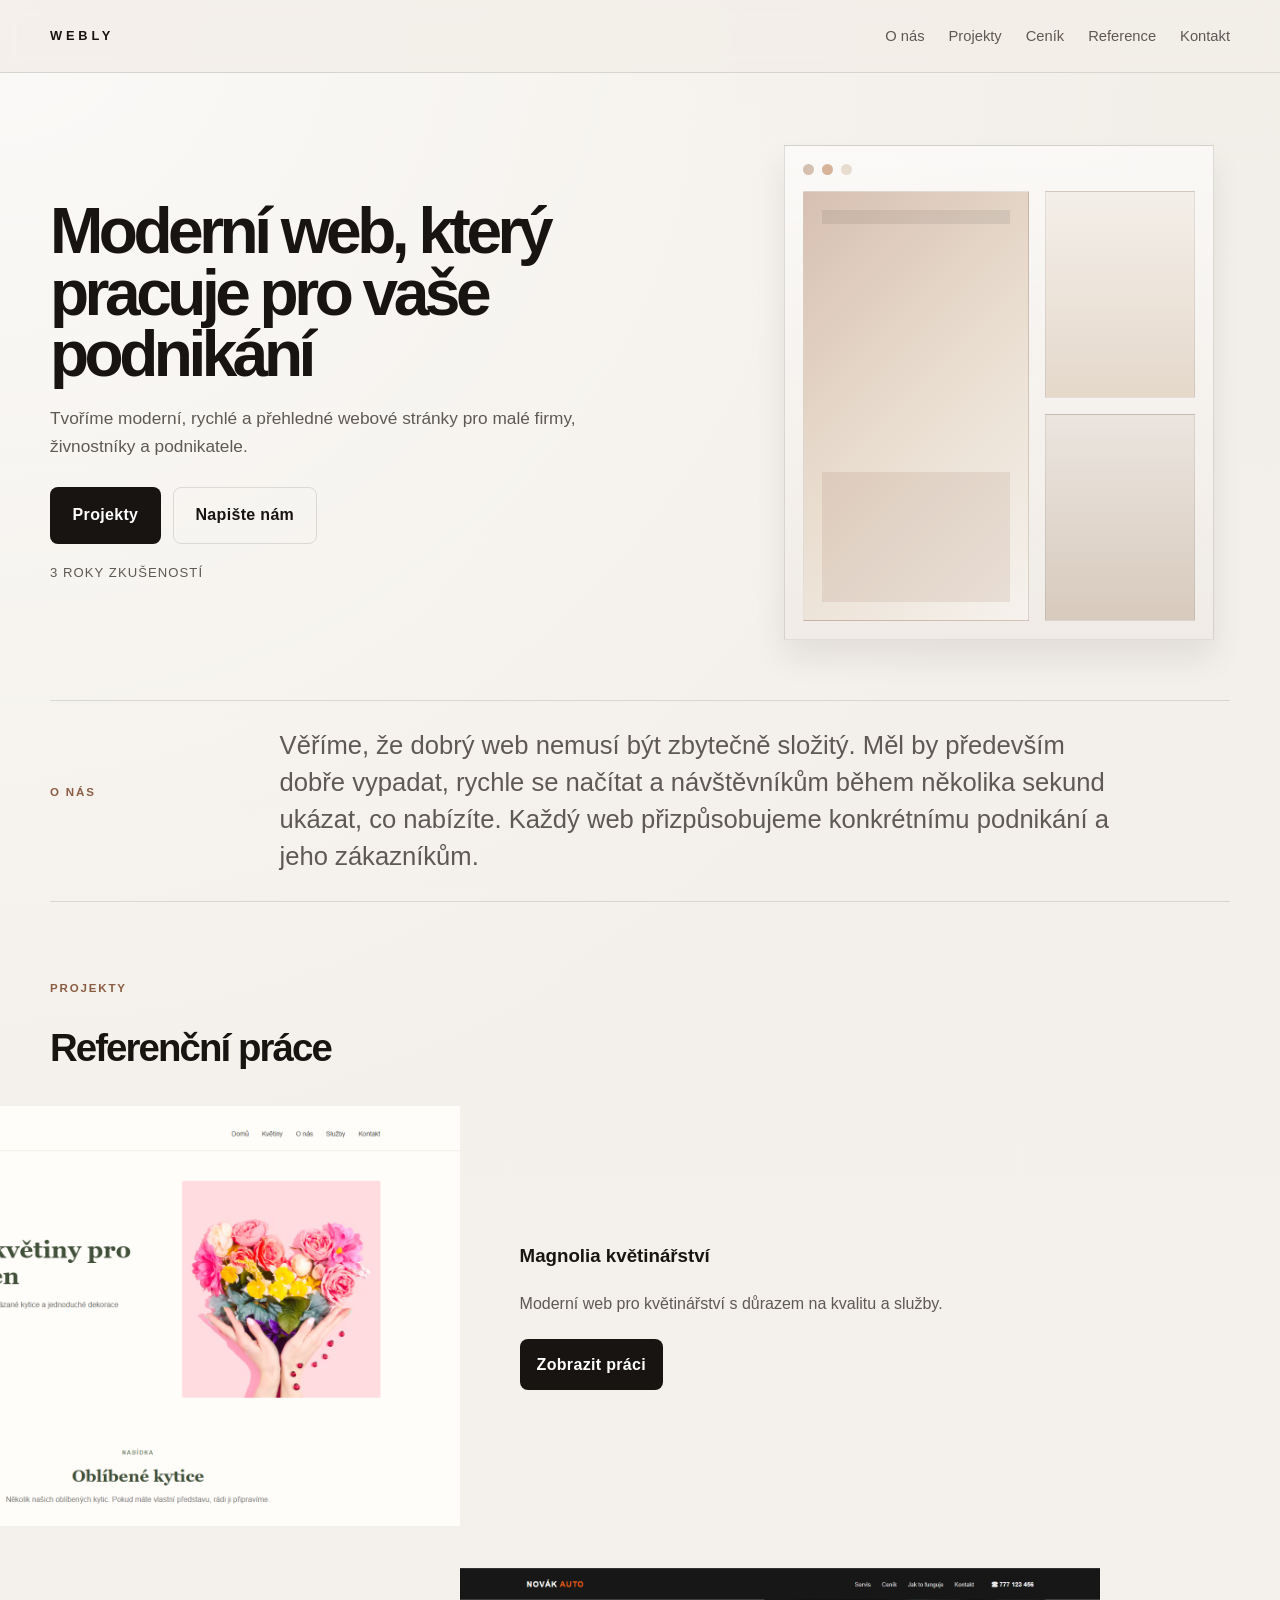
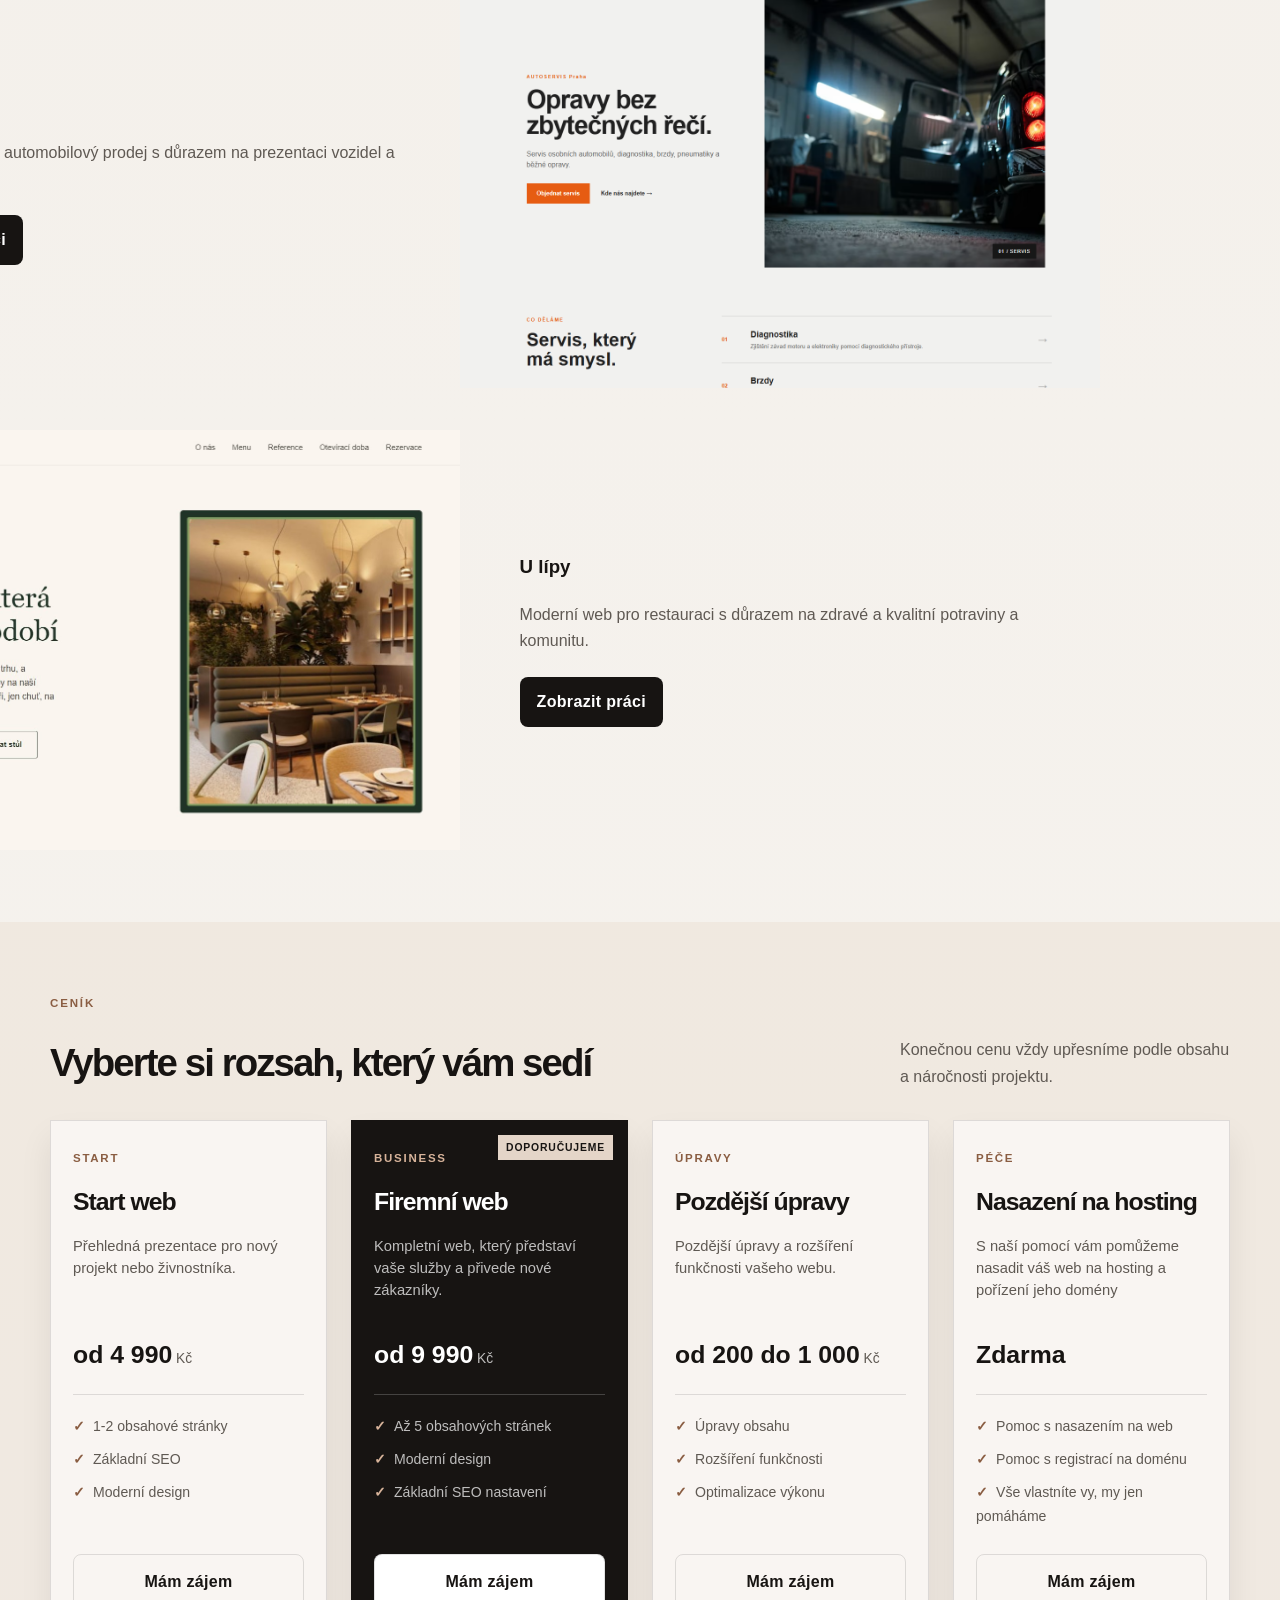
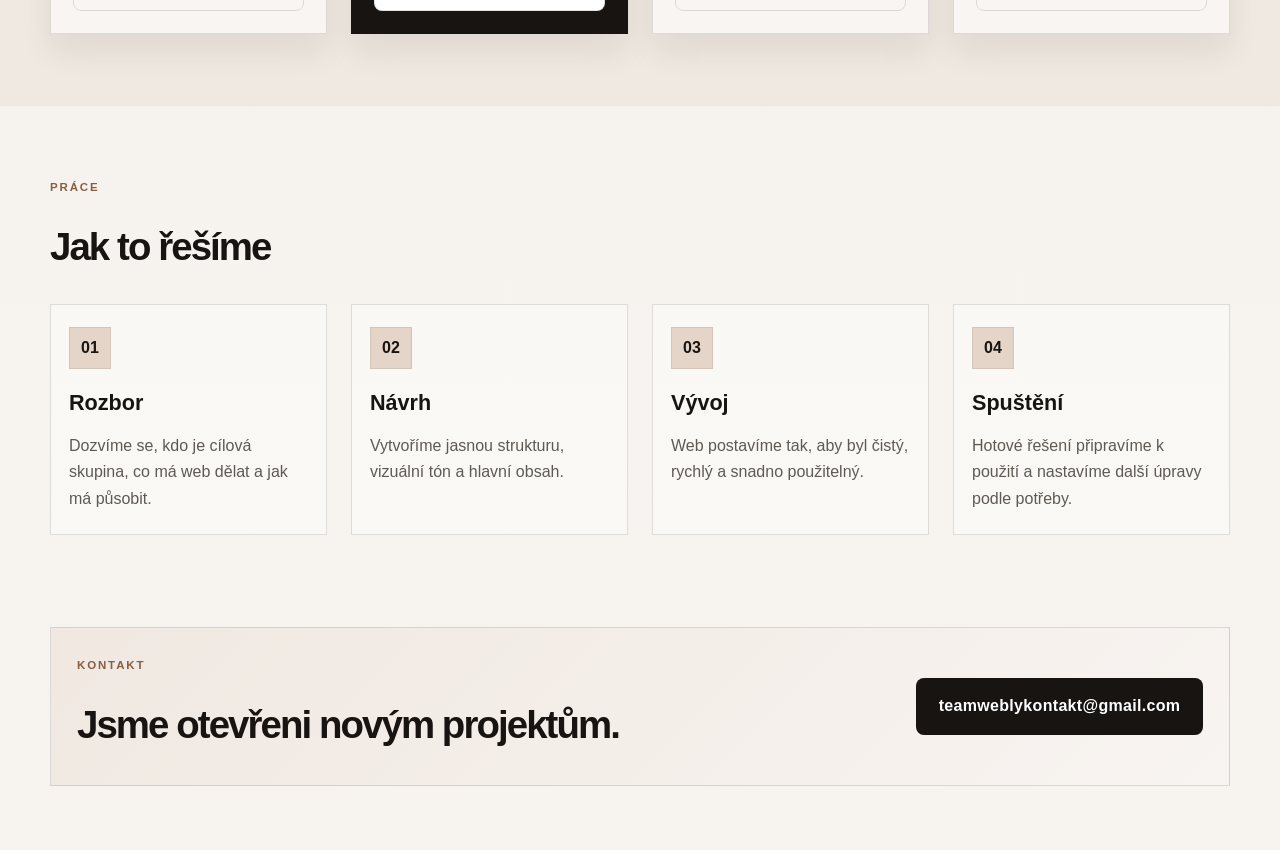
<file: index.html>
<!DOCTYPE html>
<html lang="cs">
  <head>
    <meta charset="UTF-8" />
    <meta name="viewport" content="width=device-width, initial-scale=1.0" />
    <meta
      name="description"
      content="Portfolio pro webdesignery a front-end developery s ukázkami projektů a referencemi."
    />
    <link rel="stylesheet" href="style.css" />
    <title>Webly</title>
  </head>
  <body>
    <div class="page-shell">
      <header class="topbar">
        <div class="container nav">
          <div class="brand">WEBLY</div>
          <nav class="menu">
            <a href="#o-mne">O nás</a>
            <a href="#projekty">Projekty</a>
            <a href="#cenik">Ceník</a>
            <a href="#reference">Reference</a>
            <a href="#kontakt">Kontakt</a>
          </nav>
        </div>
      </header>

      <main>
        <section class="hero">
          <div class="container hero-inner">
            <div class="hero-copy">
              
              <h1>Moderní web, který pracuje pro vaše podnikání</h1>
              <p class="lead">
                Tvoříme moderní, rychlé a přehledné webové stránky pro malé firmy, živnostníky a podnikatele.
              </p>
              <div class="actions">
                <a class="button primary" href="#projekty">Projekty</a>
                <a class="button dark" href="#kontakt">Napište nám</a>
              </div>
              <div class="hero-meta">
                <span>3 roky zkušeností</span>

              </div>
            </div>

            <div class="hero-art" aria-label="Ukázka portfolia">
              <div class="portrait-card">
                <div class="portrait-header">
                  <span></span>
                  <span></span>
                  <span></span>
                </div>
                <div class="portrait-body">
                  <div class="large-panel"></div>
                  <div class="small-stack">
                    <div class="mini-panel"></div>
                    <div class="mini-panel alt"></div>
                  </div>
                </div>
              </div>
            </div>
          </div>
        </section>

        <section class="intro-band" id="o-mne">
          <div class="container intro-layout">
            <div class="intro-label">
              <p class="section-tag">O nás</p>
            </div>
            <div class="intro-copy">
              <p>
                      Věříme, že dobrý web nemusí být zbytečně složitý. Měl by především dobře vypadat, rychle se načítat a návštěvníkům během několika sekund ukázat, co nabízíte.

                      Každý web přizpůsobujeme konkrétnímu podnikání a jeho zákazníkům.
              </p>
            </div>
          </div>
        </section>

        <section class="projects" id="projekty">
          <div class="container">
            <div class="section-head">
              <p class="section-tag">Projekty</p>
              <h2>Referenční práce</h2>
            </div>

            <div class="project-grid">
              <!-- Alternating layout: image takes ~50% width and text sits beside it. -->
              <div class="work-list">
                <article class="work-item">
                  <div class="work-image">
                    <img src="kvet.jpg" alt="Magnolia květinářství – ukázka" />
                  </div>
                  <div class="work-text">
                    <div class="project-topline"></div>
                    <h3>Magnolia květinářství</h3>
                    <p>Moderní web pro květinářství s důrazem na kvalitu a služby.</p>
                    <a class="button project-button" href="kvetinarstvi\index.html" target="_blank" rel="noopener">Zobrazit práci</a>
                  </div>
                </article>

                <article class="work-item">
                  <div class="work-image">
                    <img src="auto.jpg" alt="Novák auto – ukázka" />
                  </div>
                  <div class="work-text">
                    <div class="project-topline"></div>
                    <h3>Novák auto</h3>
                      <p>Moderní web pro automobilový prodej s důrazem na prezentaci vozidel a služeb.</p>
                    <a class="button project-button" href="autoservac\index.html" target="_blank" rel="noopener">Zobrazit práci</a>
                  </div>
                </article>

                <article class="work-item">
                  <div class="work-image">
                    <img src="Ulipy.jpg" alt="U lípy – ukázka" />
                  </div>
                  <div class="work-text">
                    <div class="project-topline"></div>
                    <h3>U lípy</h3>
                    <p>Moderní web pro restauraci s důrazem na zdravé a kvalitní potraviny a komunitu.</p>
                    <a class="button project-button" href="restaurace_web\res.html" target="_blank" rel="noopener">Zobrazit práci</a>
                  </div>
                </article>
              </div>
            </div>
          </div>
        </section>



        <section class="pricing" id="cenik">
          <div class="container">
            <div class="section-head pricing-head">
              <div>
                <p class="section-tag">Ceník</p>
                <h2>Vyberte si rozsah, který vám sedí</h2>
              </div>
              <p class="pricing-note">Konečnou cenu vždy upřesníme podle obsahu a náročnosti projektu.</p>
            </div>

            <div class="pricing-grid">
              <article class="price-card">
                <p class="price-label">Start</p>
                <h3>Start web</h3>
                <p class="price-description">Přehledná prezentace pro nový projekt nebo živnostníka.</p>
                <p class="price"><strong>od 4 990</strong> Kč</p>
                <ul class="price-features">
                  <li>1-2 obsahové stránky</li>
                  <li>Základní SEO</li>
                  <li>Moderní design</li>
                </ul>
                <a class="button price-button" href="#kontakt">Mám zájem</a>
              </article>

              <article class="price-card featured">
                <span class="price-badge">Doporučujeme</span>
                <p class="price-label">Business</p>
                <h3>Firemní web</h3>
                <p class="price-description">Kompletní web, který představí vaše služby a přivede nové zákazníky.</p>
                <p class="price"><strong>od 9 990</strong> Kč</p>
                <ul class="price-features">
                  <li>Až 5 obsahových stránek</li>
                  <li>Moderní design</li>
                  <li>Základní SEO nastavení</li>
                </ul>
                <a class="button price-button" href="#kontakt">Mám zájem</a>
              </article>

              <article class="price-card">
                <p class="price-label">Úpravy</p>
                <h3>Pozdější úpravy</h3>
                <p class="price-description">Pozdější úpravy a rozšíření funkčnosti vašeho webu.</p>
                <p class="price"><strong>od 200 do 1 000</strong> Kč</p>
                <ul class="price-features">
                  <li>Úpravy obsahu</li>
                  <li>Rozšíření funkčnosti</li>
                  <li>Optimalizace výkonu</li>
                </ul>
                <a class="button price-button" href="#kontakt">Mám zájem</a>
              </article>

              <article class="price-card">
                <p class="price-label">Péče</p>
                <h3>Nasazení na hosting</h3>
                <p class="price-description">S naší pomocí vám pomůžeme nasadit váš web na hosting a pořízení jeho domény</p>
                <p class="price"><strong>Zdarma</strong> </p>
                <ul class="price-features">
                  <li>Pomoc s nasazením na web</li>
                  <li>Pomoc s registrací na doménu</li>
                  <li>Vše vlastníte vy, my jen pomáháme</li>
                </ul>
                <a class="button price-button" href="#kontakt">Mám zájem</a>
              </article>
            </div>
          </div>
        </section>

        <section class="process">
          <div class="container">
            <div class="section-head">
              <p class="section-tag">Práce</p>
              <h2>Jak to řešíme</h2>
            </div>

            <div class="steps">
              <div class="step">
                <span>01</span>
                <h3>Rozbor</h3>
                <p>Dozvíme se, kdo je cílová skupina, co má web dělat a jak má působit.</p>
              </div>
              <div class="step">
                <span>02</span>
                <h3>Návrh</h3>
                <p>Vytvoříme jasnou strukturu, vizuální tón a hlavní obsah.</p>
              </div>
              <div class="step">
                <span>03</span>
                <h3>Vývoj</h3>
                <p>Web postavíme tak, aby byl čistý, rychlý a snadno použitelný.</p>
              </div>
              <div class="step">
                <span>04</span>
                <h3>Spuštění</h3>
                <p>Hotové řešení připravíme k použití a nastavíme další úpravy podle potřeby.</p>
              </div>
            </div>
          </div>
        </section>
      </main>

      <footer class="footer" id="kontakt">
        <div class="container footer-inner">
          <div>
            <p class="section-tag">Kontakt</p>
            <h2>Jsme otevřeni novým projektům.</h2>
          </div>
          <a class="button primary" href="mailto:teamweblykontakt@gmail.com">teamweblykontakt@gmail.com</a>
        </div>
      </footer>
    </div>
  </body>
</html>
</file>
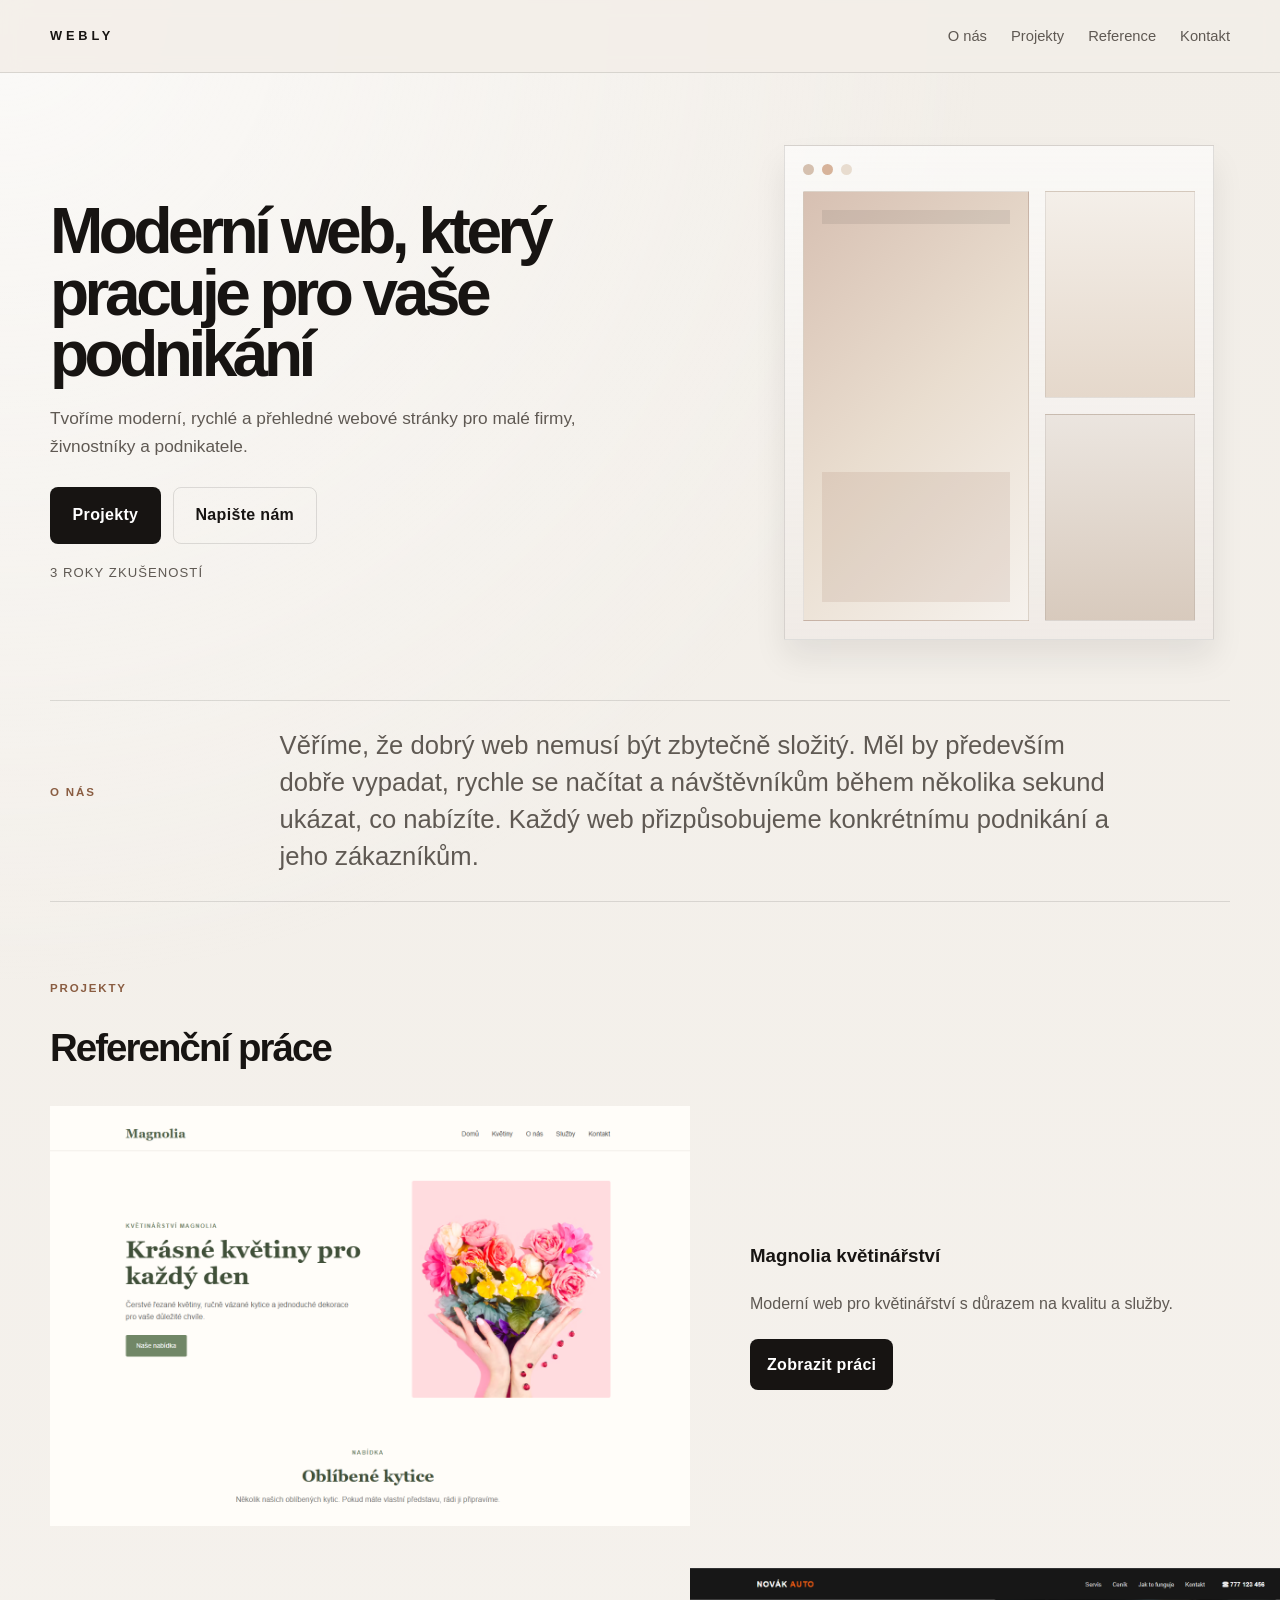
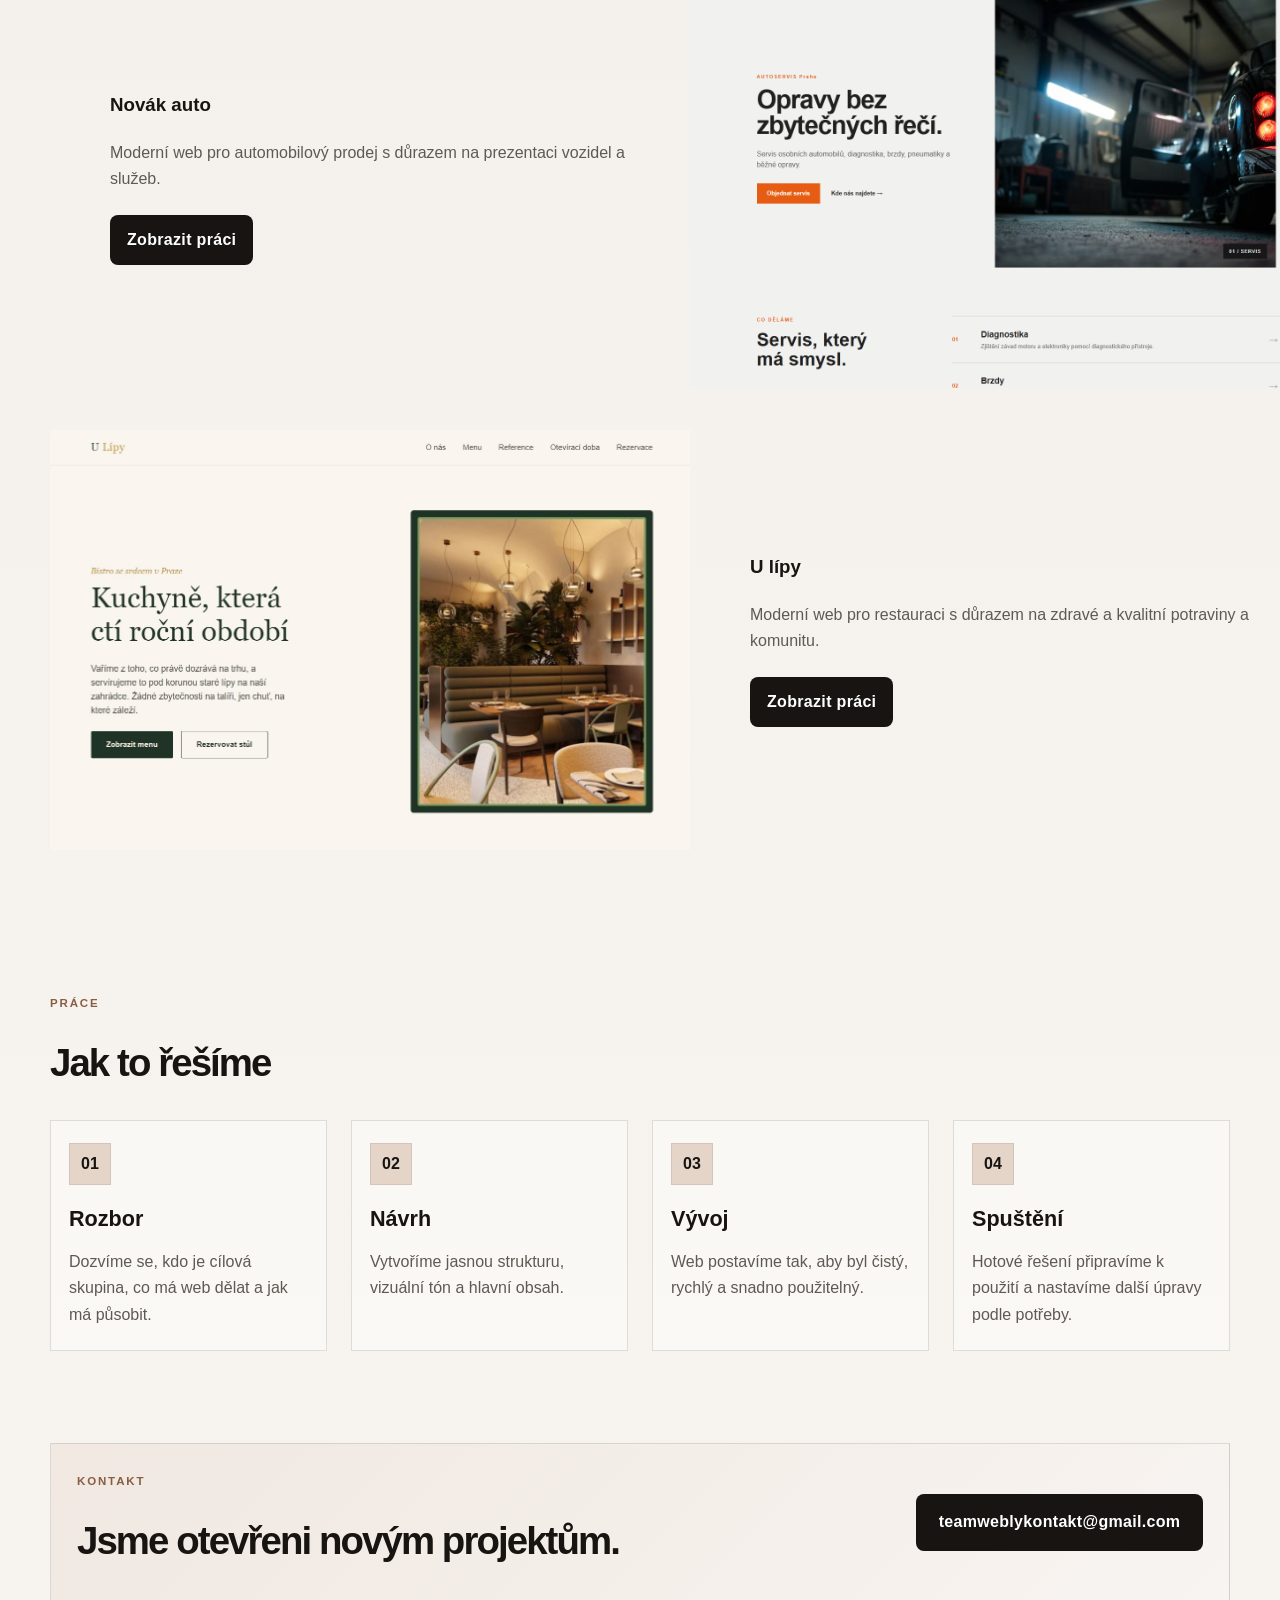
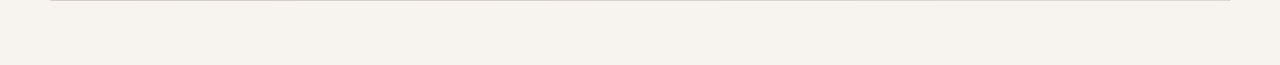
<file: portfolio_weby/index.html>
<!DOCTYPE html>
<html lang="cs">
  <head>
    <meta charset="UTF-8" />
    <meta name="viewport" content="width=device-width, initial-scale=1.0" />
    <meta
      name="description"
      content="Portfolio pro webdesignery a front-end developery s ukázkami projektů a referencemi."
    />
    <link rel="stylesheet" href="port.css" />
    <title>Webly</title>
  </head>
  <body>
    <div class="page-shell">
      <header class="topbar">
        <div class="container nav">
          <div class="brand">WEBLY</div>
          <nav class="menu">
            <a href="#o-mne">O nás</a>
            <a href="#projekty">Projekty</a>
            <a href="#reference">Reference</a>
            <a href="#kontakt">Kontakt</a>
          </nav>
        </div>
      </header>

      <main>
        <section class="hero">
          <div class="container hero-inner">
            <div class="hero-copy">
              
              <h1>Moderní web, který pracuje pro vaše podnikání</h1>
              <p class="lead">
                Tvoříme moderní, rychlé a přehledné webové stránky pro malé firmy, živnostníky a podnikatele.
              </p>
              <div class="actions">
                <a class="button primary" href="#projekty">Projekty</a>
                <a class="button dark" href="#kontakt">Napište nám</a>
              </div>
              <div class="hero-meta">
                <span>3 roky zkušeností</span>

              </div>
            </div>

            <div class="hero-art" aria-label="Ukázka portfolia">
              <div class="portrait-card">
                <div class="portrait-header">
                  <span></span>
                  <span></span>
                  <span></span>
                </div>
                <div class="portrait-body">
                  <div class="large-panel"></div>
                  <div class="small-stack">
                    <div class="mini-panel"></div>
                    <div class="mini-panel alt"></div>
                  </div>
                </div>
              </div>
            </div>
          </div>
        </section>

        <section class="intro-band" id="o-mne">
          <div class="container intro-layout">
            <div class="intro-label">
              <p class="section-tag">O nás</p>
            </div>
            <div class="intro-copy">
              <p>
                      Věříme, že dobrý web nemusí být zbytečně složitý. Měl by především dobře vypadat, rychle se načítat a návštěvníkům během několika sekund ukázat, co nabízíte.

                      Každý web přizpůsobujeme konkrétnímu podnikání a jeho zákazníkům.
              </p>
            </div>
          </div>
        </section>

        <section class="projects" id="projekty">
          <div class="container">
            <div class="section-head">
              <p class="section-tag">Projekty</p>
              <h2>Referenční práce</h2>
            </div>

            <div class="project-grid">
              <!-- Alternating layout: image takes ~50% width and text sits beside it. -->
              <div class="work-list">
                <article class="work-item">
                  <div class="work-image">
                    <img src="kvet.jpg" alt="Magnolia květinářství – ukázka" />
                  </div>
                  <div class="work-text">
                    <div class="project-topline"></div>
                    <h3>Magnolia květinářství</h3>
                    <p>Moderní web pro květinářství s důrazem na kvalitu a služby.</p>
                    <a class="button project-button" href="C:\Users\Matyáš Jaworek\Desktop\Portfolio\portfolio_weby\kvetinarstvi\index.html" target="_blank" rel="noopener">Zobrazit práci</a>
                  </div>
                </article>

                <article class="work-item">
                  <div class="work-image">
                    <img src="auto.jpg" alt="Novák auto – ukázka" />
                  </div>
                  <div class="work-text">
                    <div class="project-topline"></div>
                    <h3>Novák auto</h3>
                      <p>Moderní web pro automobilový prodej s důrazem na prezentaci vozidel a služeb.</p>
                    <a class="button project-button" href="C:\Users\Matyáš Jaworek\Desktop\Portfolio\portfolio_weby\autoservac\index.html" target="_blank" rel="noopener">Zobrazit práci</a>
                  </div>
                </article>

                <article class="work-item">
                  <div class="work-image">
                    <img src="Ulipy.jpg" alt="U lípy – ukázka" />
                  </div>
                  <div class="work-text">
                    <div class="project-topline"></div>
                    <h3>U lípy</h3>
                    <p>Moderní web pro restauraci s důrazem na zdravé a kvalitní potraviny a komunitu.</p>
                    <a class="button project-button" href="C:\Users\Matyáš Jaworek\Desktop\Portfolio\portfolio_weby\restaurace_web\res.html" target="_blank" rel="noopener">Zobrazit práci</a>
                  </div>
                </article>
              </div>
            </div>
          </div>
        </section>



        <section class="process">
          <div class="container">
            <div class="section-head">
              <p class="section-tag">Práce</p>
              <h2>Jak to řešíme</h2>
            </div>

            <div class="steps">
              <div class="step">
                <span>01</span>
                <h3>Rozbor</h3>
                <p>Dozvíme se, kdo je cílová skupina, co má web dělat a jak má působit.</p>
              </div>
              <div class="step">
                <span>02</span>
                <h3>Návrh</h3>
                <p>Vytvoříme jasnou strukturu, vizuální tón a hlavní obsah.</p>
              </div>
              <div class="step">
                <span>03</span>
                <h3>Vývoj</h3>
                <p>Web postavíme tak, aby byl čistý, rychlý a snadno použitelný.</p>
              </div>
              <div class="step">
                <span>04</span>
                <h3>Spuštění</h3>
                <p>Hotové řešení připravíme k použití a nastavíme další úpravy podle potřeby.</p>
              </div>
            </div>
          </div>
        </section>
      </main>

      <footer class="footer" id="kontakt">
        <div class="container footer-inner">
          <div>
            <p class="section-tag">Kontakt</p>
            <h2>Jsme otevřeni novým projektům.</h2>
          </div>
          <a class="button primary" href="mailto:teamweblykontakt@gmail.com">teamweblykontakt@gmail.com</a>
        </div>
      </footer>
    </div>
  </body>
</html>
</file>
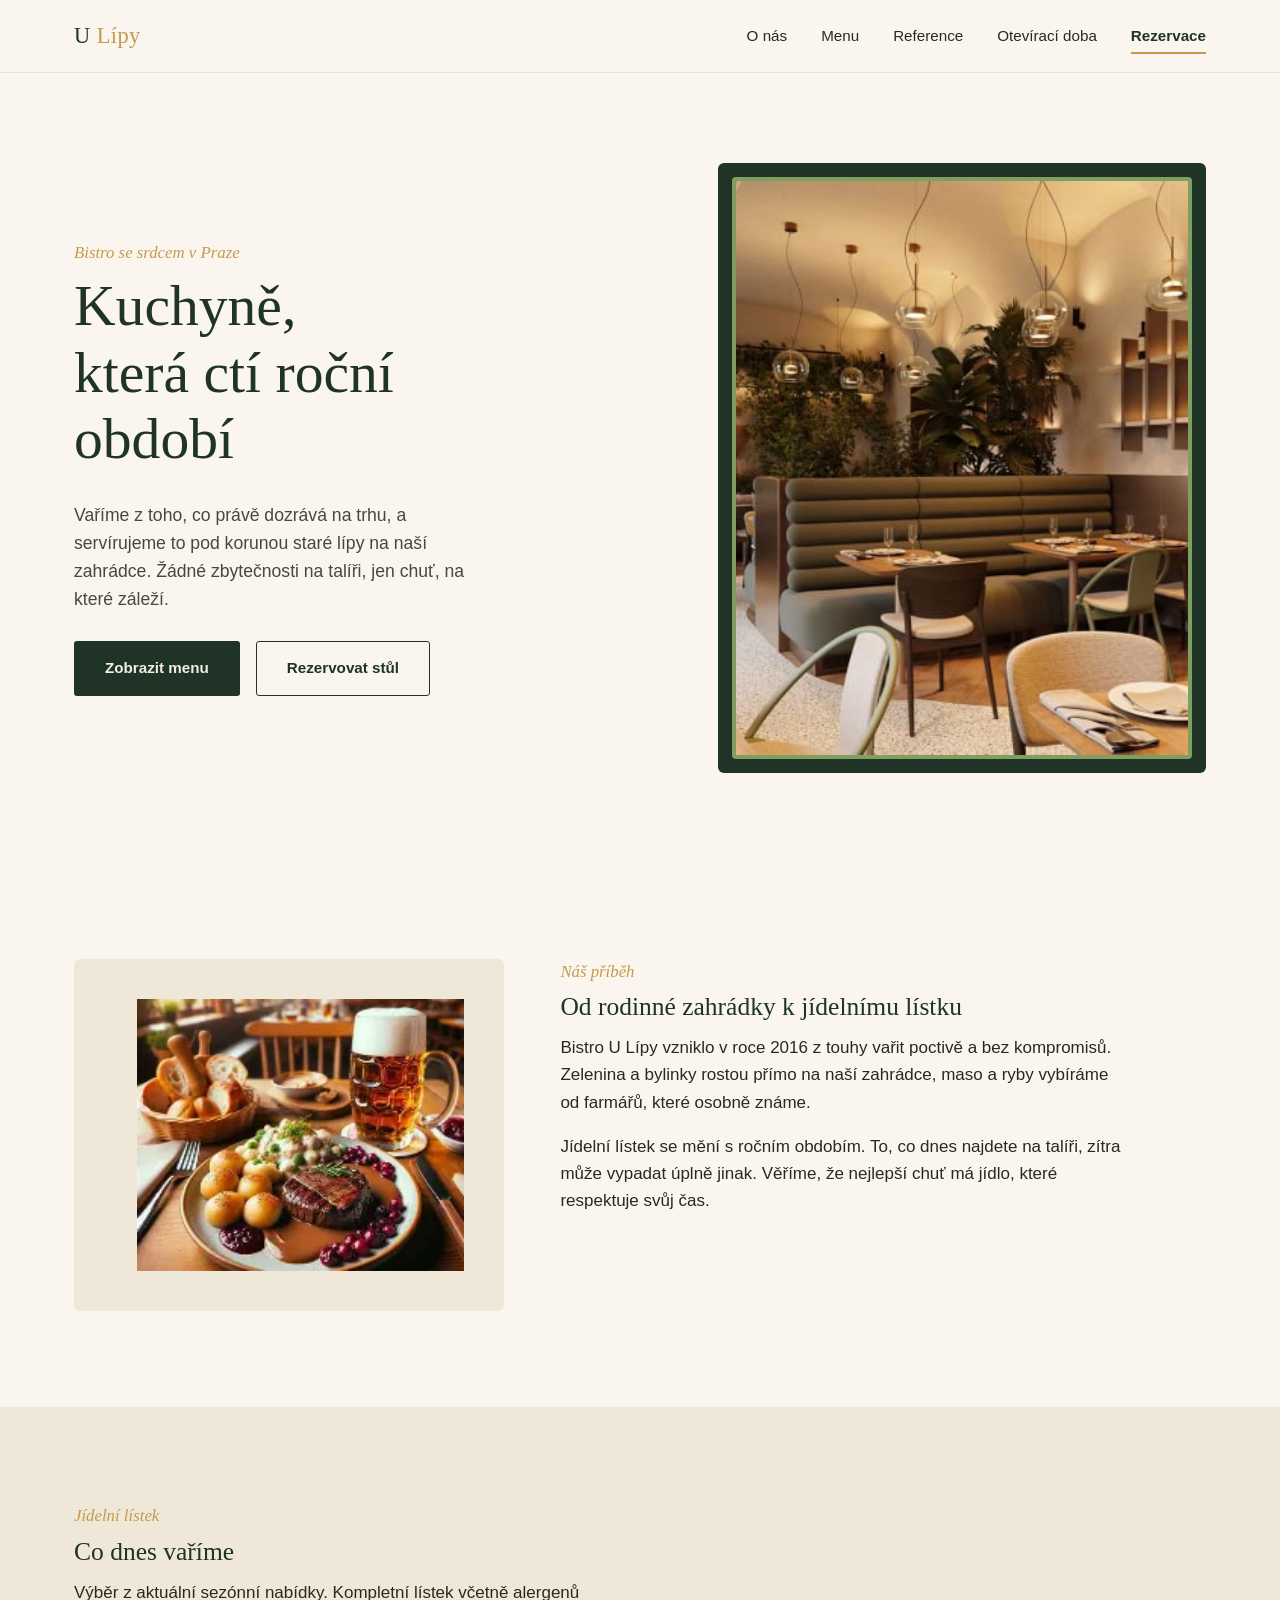
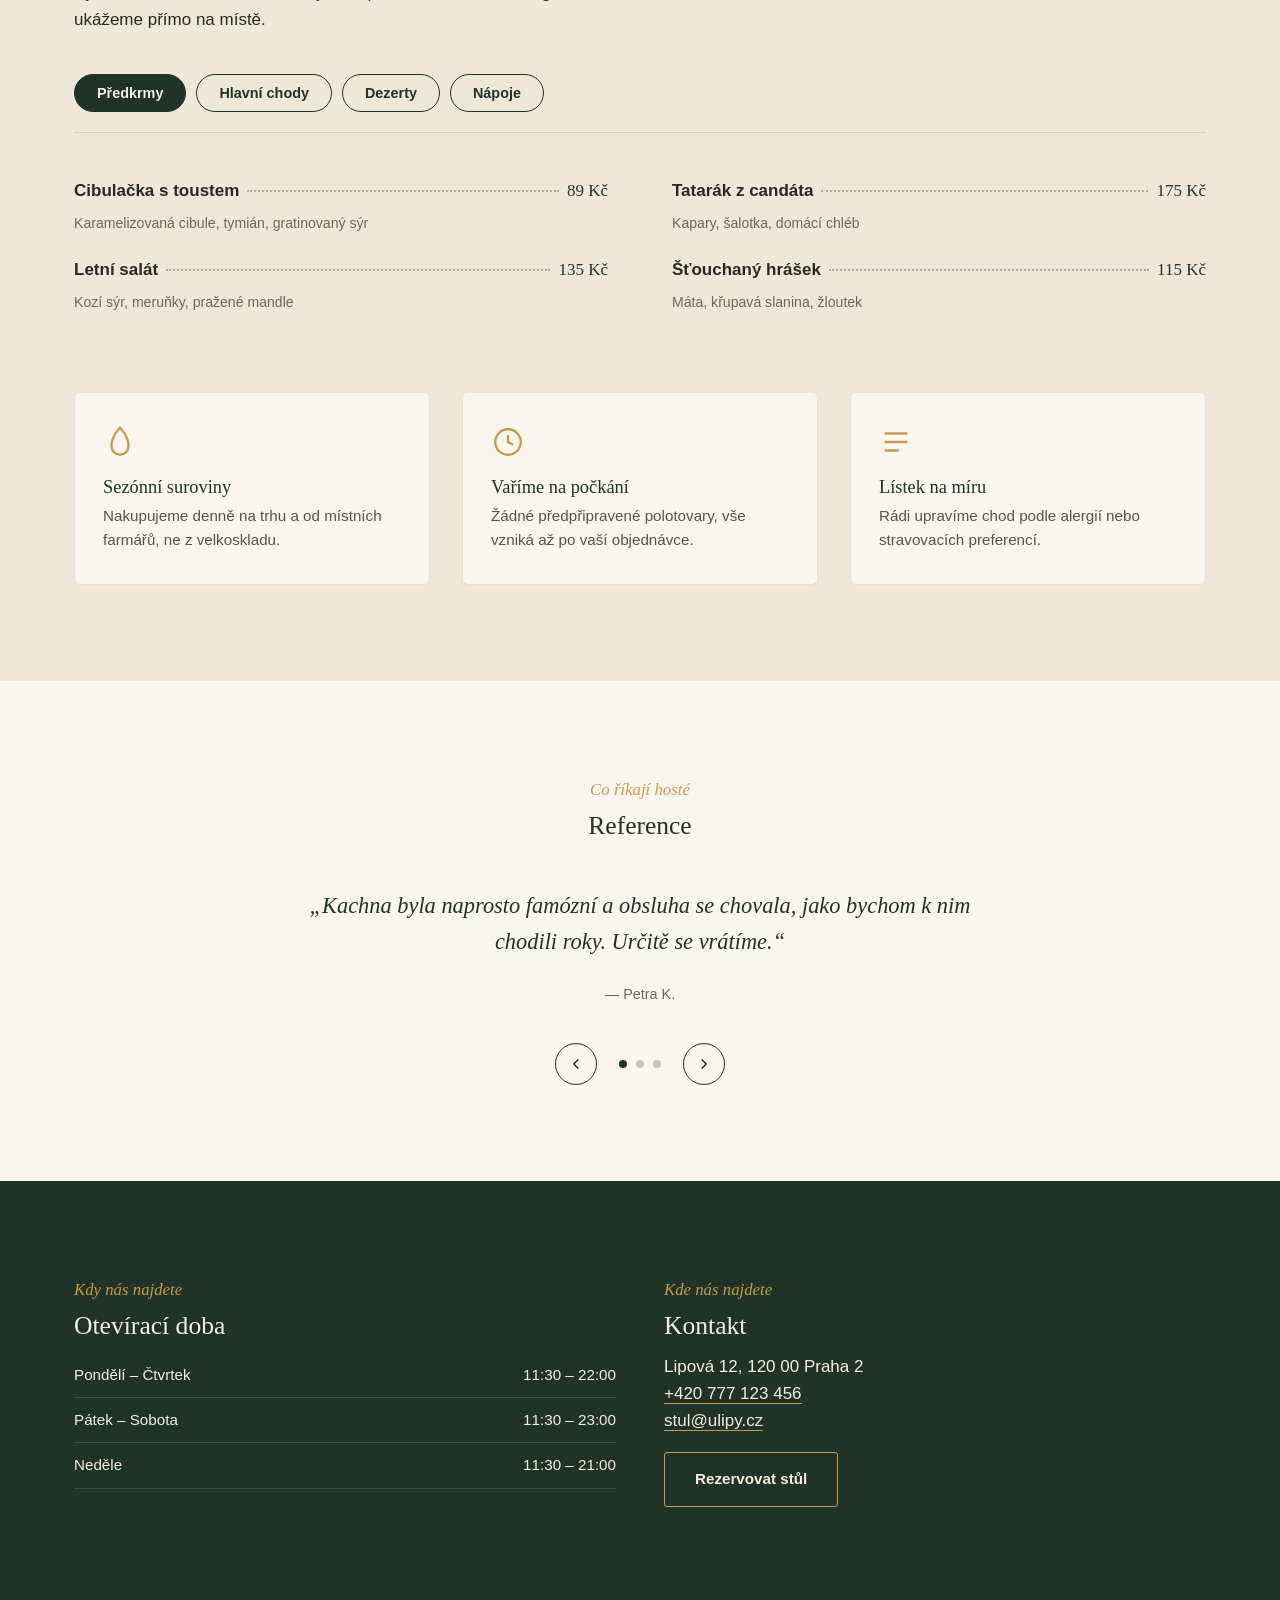
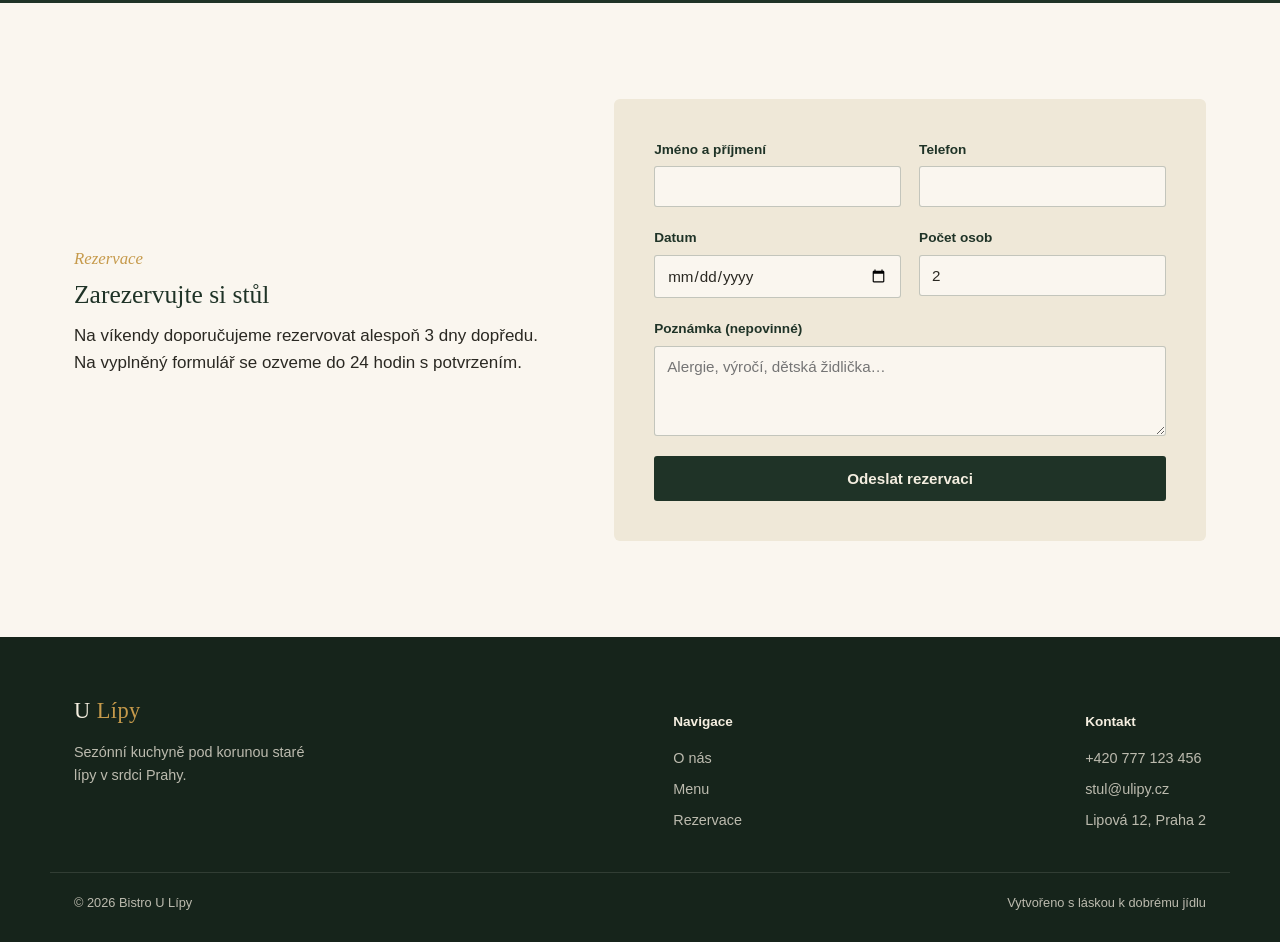
<file: restaurace_web/res.html>
<!DOCTYPE html>
<html lang="cs">
<head>
    <meta charset="UTF-8">
    <meta name="viewport" content="width=device-width, initial-scale=1.0">
    <title>Bistro U Lípy - restaurace</title>
    <link rel="stylesheet" href="res.css">
</head>
<body>
    <header class="hlavicka" id="hlavicka">
        <div class="obal">
            <a href="#" class="logo">U <em>Lípy</em></a>

            <button class="hamburger" id="hamburger" aria-label="Otevřít menu" aria-expanded="false">
                <span></span>
                <span></span>
                <span></span>
            </button>

            <nav class="navigace" id="navigace">
                <ul>
                    <li><a href="#pribeh" data-nav>O nás</a></li>
                    <li><a href="#menu" data-nav>Menu</a></li>
                    <li><a href="#reference" data-nav>Reference</a></li>
                    <li><a href="#doba" data-nav>Otevírací doba</a></li>
                    <li><a href="#rezervace" data-nav>Rezervace</a></li>
                </ul>
            </nav>
        </div>
    </header>

    <main>
        <section class="hero">
            <div class="obal">
                <div class="reveal">
                    <span class="eyebrow">Bistro se srdcem v Praze</span>
                    <h1>Kuchyně, která ctí roční období</h1>
                    <p>
                        Vaříme z toho, co právě dozrává na trhu, a servírujeme to pod korunou staré lípy na naší
                        zahrádce. Žádné zbytečnosti na talíři, jen chuť, na které záleží.
                    </p>
                    <div class="tlacitka">
                        <a href="#menu" class="tlacitko tlacitko--plne">Zobrazit menu</a>
                        <a href="#rezervace" class="tlacitko tlacitko--obrys">Rezervovat stůl</a>
                    </div>
                </div>

                <div class="hero-ilustrace reveal">
                    <img src="rest.jpg" alt="Interiér restaurace U Lípy">
                </div>
            </div>
        </section>

        <section class="pribeh sekce" id="pribeh">
            <div class="obal">
                <div class="pribeh-vizual reveal">
                    <svg viewBox="0 0 100 100" fill="none" xmlns="http://www.w3.org/2000/svg" aria-hidden="true">
                        <img src="jidlo.webp" width="3500vw">
                    </svg>
                </div>

                <div class="reveal">
                    <span class="eyebrow">Náš příběh</span>
                    <h2>Od rodinné zahrádky k jídelnímu lístku</h2>
                    <p>Bistro U Lípy vzniklo v roce 2016 z touhy vařit poctivě a bez kompromisů. Zelenina a bylinky rostou přímo na naší zahrádce, maso a ryby vybíráme od farmářů, které osobně známe.</p>
                    <p>Jídelní lístek se mění s ročním obdobím. To, co dnes najdete na talíři, zítra může vypadat úplně jinak. Věříme, že nejlepší chuť má jídlo, které respektuje svůj čas.</p>
                </div>
            </div>
        </section>

        <section class="menu sekce" id="menu">
            <div class="obal">
                <div class="menu-nadpis reveal">
                    <span class="eyebrow">Jídelní lístek</span>
                    <h2>Co dnes vaříme</h2>
                    <p>Výběr z aktuální sezónní nabídky. Kompletní lístek včetně alergenů ukážeme přímo na místě.</p>
                </div>

                <div class="menu-taby">
                    <button class="menu-tab-tlacitko aktivni" data-cil="predkrmy">Předkrmy</button>
                    <button class="menu-tab-tlacitko" data-cil="hlavni">Hlavní chody</button>
                    <button class="menu-tab-tlacitko" data-cil="dezerty">Dezerty</button>
                    <button class="menu-tab-tlacitko" data-cil="napoje">Nápoje</button>
                </div>

                <div class="menu-panel aktivni" id="predkrmy">
                    <div class="menu-polozky">
                        <div class="menu-polozka"><span class="nazev">Cibulačka s toustem</span><span class="tecky"></span><span class="cena">89 Kč</span><span class="popis">Karamelizovaná cibule, tymián, gratinovaný sýr</span></div>
                        <div class="menu-polozka"><span class="nazev">Tatarák z candáta</span><span class="tecky"></span><span class="cena">175 Kč</span><span class="popis">Kapary, šalotka, domácí chléb</span></div>
                        <div class="menu-polozka"><span class="nazev">Letní salát</span><span class="tecky"></span><span class="cena">135 Kč</span><span class="popis">Kozí sýr, meruňky, pražené mandle</span></div>
                        <div class="menu-polozka"><span class="nazev">Šťouchaný hrášek</span><span class="tecky"></span><span class="cena">115 Kč</span><span class="popis">Máta, křupavá slanina, žloutek</span></div>
                    </div>
                </div>

                <div class="menu-panel" id="hlavni">
                    <div class="menu-polozky">
                        <div class="menu-polozka"><span class="nazev">Kachní prsa</span><span class="tecky"></span><span class="cena">345 Kč</span><span class="popis">Pečená řepa, jus z portského, bramborové pyré</span></div>
                        <div class="menu-polozka"><span class="nazev">Rizoto se zeleninou</span><span class="tecky"></span><span class="cena">245 Kč</span><span class="popis">Sezónní zelenina, parmazán, bazalkový olej</span></div>
                        <div class="menu-polozka"><span class="nazev">Grilovaný candát</span><span class="tecky"></span><span class="cena">315 Kč</span><span class="popis">Fenyklové pyré, citronové beurre blanc</span></div>
                        <div class="menu-polozka"><span class="nazev">Hovězí líčka</span><span class="tecky"></span><span class="cena">365 Kč</span><span class="popis">Červené víno, celerové pyré, pražené lískové ořechy</span></div>
                    </div>
                </div>

                <div class="menu-panel" id="dezerty">
                    <div class="menu-polozky">
                        <div class="menu-polozka"><span class="nazev">Jablečný závin</span><span class="tecky"></span><span class="cena">95 Kč</span><span class="popis">Skořice, rozinky, vanilkový crème anglaise</span></div>
                        <div class="menu-polozka"><span class="nazev">Čokoládový fondant</span><span class="tecky"></span><span class="cena">115 Kč</span><span class="popis">Tekuté jádro, malinové coulis</span></div>
                        <div class="menu-polozka"><span class="nazev">Panna cotta</span><span class="tecky"></span><span class="cena">99 Kč</span><span class="popis">Lesní ovoce, bazalka</span></div>
                        <div class="menu-polozka"><span class="nazev">Tvarohový koláč</span><span class="tecky"></span><span class="cena">89 Kč</span><span class="popis">Meruňky, drobenka</span></div>
                    </div>
                </div>

                <div class="menu-panel" id="napoje">
                    <div class="menu-polozky">
                        <div class="menu-polozka"><span class="nazev">Domácí limonáda</span><span class="tecky"></span><span class="cena">65 Kč</span><span class="popis">Sezónní ovoce a bylinky ze zahrádky</span></div>
                        <div class="menu-polozka"><span class="nazev">Filtrovaná káva</span><span class="tecky"></span><span class="cena">59 Kč</span><span class="popis">Pražírna Bio-Zrno, alternativní příprava</span></div>
                        <div class="menu-polozka"><span class="nazev">Moravské víno 1 dcl</span><span class="tecky"></span><span class="cena">79 Kč</span><span class="popis">Dle aktuální nabídky sommeliéra</span></div>
                        <div class="menu-polozka"><span class="nazev">Řemeslné pivo 0,3 l</span><span class="tecky"></span><span class="cena">55 Kč</span><span class="popis">Nefiltrovaný ležák z malého pivovaru</span></div>
                    </div>
                </div>

                <div class="speciality-mrizka">
                    <div class="specialita reveal">
                        <svg viewBox="0 0 24 24" fill="none" stroke="currentColor" stroke-width="1.6" aria-hidden="true"><path d="M12 2C8 6 6 11 6 15a6 6 0 0012 0c0-4-2-9-6-13z"></path></svg>
                        <h3>Sezónní suroviny</h3>
                        <p>Nakupujeme denně na trhu a od místních farmářů, ne z velkoskladu.</p>
                    </div>
                    <div class="specialita reveal">
                        <svg viewBox="0 0 24 24" fill="none" stroke="currentColor" stroke-width="1.6" aria-hidden="true"><circle cx="12" cy="12" r="9"></circle><path d="M12 7v5l3.5 2"></path></svg>
                        <h3>Vaříme na počkání</h3>
                        <p>Žádné předpřipravené polotovary, vše vzniká až po vaší objednávce.</p>
                    </div>
                    <div class="specialita reveal">
                        <svg viewBox="0 0 24 24" fill="none" stroke="currentColor" stroke-width="1.6" aria-hidden="true"><path d="M4 12h16M4 6h16M4 18h10"></path></svg>
                        <h3>Lístek na míru</h3>
                        <p>Rádi upravíme chod podle alergií nebo stravovacích preferencí.</p>
                    </div>
                </div>
            </div>
        </section>

        <section class="reference sekce" id="reference">
            <div class="obal">
                <div class="reference-nadpis reveal">
                    <span class="eyebrow">Co říkají hosté</span>
                    <h2>Reference</h2>
                </div>

                <div class="reference-slider" id="reference-slider">
                    <div class="reference-citace aktivni">
                        <blockquote>„Kachna byla naprosto famózní a obsluha se chovala, jako bychom k nim chodili roky. Určitě se vrátíme.“</blockquote>
                        <cite>— Petra K.</cite>
                    </div>
                    <div class="reference-citace">
                        <blockquote>„Zahrádka pod lípou je v létě kouzelná a lístek se opravdu mění. Byli jsme tu třikrát a pokaždé jsme ochutnali něco jiného.“</blockquote>
                        <cite>— Martin S.</cite>
                    </div>
                    <div class="reference-citace">
                        <blockquote>„Oceňuji, že dokázali upravit celé menu kvůli mé alergii, a přitom to pořád chutnalo skvěle.“</blockquote>
                        <cite>— Jana H.</cite>
                    </div>

                    <div class="reference-ovladani">
                        <button class="reference-sipka" id="reference-predchozi" aria-label="Předchozí reference">
                            <svg viewBox="0 0 24 24" fill="none" stroke="currentColor" stroke-width="2" aria-hidden="true"><path d="M15 6l-6 6 6 6"></path></svg>
                        </button>
                        <div class="reference-tecky" id="reference-tecky"></div>
                        <button class="reference-sipka" id="reference-dalsi" aria-label="Další reference">
                            <svg viewBox="0 0 24 24" fill="none" stroke="currentColor" stroke-width="2" aria-hidden="true"><path d="M9 6l6 6-6 6"></path></svg>
                        </button>
                    </div>
                </div>
            </div>
        </section>

        <section class="info-pas sekce" id="doba">
            <div class="obal">
                <div class="reveal">
                    <span class="eyebrow">Kdy nás najdete</span>
                    <h2>Otevírací doba</h2>
                    <div class="radek-doby"><span>Pondělí – Čtvrtek</span><span>11:30 – 22:00</span></div>
                    <div class="radek-doby"><span>Pátek – Sobota</span><span>11:30 – 23:00</span></div>
                    <div class="radek-doby"><span>Neděle</span><span>11:30 – 21:00</span></div>
                </div>

                <div class="reveal">
                    <span class="eyebrow">Kde nás najdete</span>
                    <h2>Kontakt</h2>
                    <address>
                        Lipová 12, 120 00 Praha 2<br>
                        <a class="kontakt-odkaz" href="tel:+420777123456">+420 777 123 456</a><br>
                        <a class="kontakt-odkaz" href="mailto:stul@ulipy.cz">stul@ulipy.cz</a>
                    </address>
                    <a href="#rezervace" class="tlacitko tlacitko--obrys" style="border-color:var(--barva-akcent); color:var(--barva-text-svetla);">Rezervovat stůl</a>
                </div>
            </div>
        </section>

        <section class="rezervace sekce" id="rezervace">
            <div class="obal">
                <div class="rezervace-text reveal">
                    <span class="eyebrow">Rezervace</span>
                    <h2>Zarezervujte si stůl</h2>
                    <p>Na víkendy doporučujeme rezervovat alespoň 3 dny dopředu. Na vyplněný formulář se ozveme do 24 hodin s potvrzením.</p>
                </div>

                <div class="reveal">
                    <form class="formular" id="rezervacni-formular" novalidate>
                        <div class="pole">
                            <label for="jmeno">Jméno a příjmení</label>
                            <input type="text" id="jmeno" name="jmeno" required>
                            <span class="chybova-zprava">Vyplňte prosím jméno.</span>
                        </div>

                        <div class="pole">
                            <label for="telefon">Telefon</label>
                            <input type="tel" id="telefon" name="telefon" required pattern="^[0-9 +]{9,}$">
                            <span class="chybova-zprava">Zadejte platné telefonní číslo.</span>
                        </div>

                        <div class="pole">
                            <label for="datum">Datum</label>
                            <input type="date" id="datum" name="datum" required>
                            <span class="chybova-zprava">Vyberte datum rezervace.</span>
                        </div>

                        <div class="pole">
                            <label for="pocet">Počet osob</label>
                            <input type="number" id="pocet" name="pocet" min="1" max="20" value="2" required>
                            <span class="chybova-zprava">Zadejte počet 1 až 20.</span>
                        </div>

                        <div class="pole pole-cele">
                            <label for="poznamka">Poznámka (nepovinné)</label>
                            <textarea id="poznamka" name="poznamka" placeholder="Alergie, výročí, dětská židlička…"></textarea>
                        </div>

                        <div class="pole-cele">
                            <button type="submit" class="tlacitko tlacitko--plne">Odeslat rezervaci</button>
                        </div>
                    </form>

                    <div class="formular-uspech skryto" id="formular-uspech">
                        <svg viewBox="0 0 24 24" fill="none" stroke="currentColor" stroke-width="1.6" aria-hidden="true"><path d="M20 7L9 18l-5-5"></path></svg>
                        <h3>Rezervace odeslána</h3>
                        <p>Děkujeme, ozveme se vám co nejdřív s potvrzením termínu.</p>
                    </div>
                </div>
            </div>
        </section>
    </main>

    <footer class="paticka">
        <div class="obal">
            <div class="paticka-sloupec">
                <a href="#" class="logo">U <em>Lípy</em></a>
                <p style="margin-top:12px; max-width:32ch; font-size:0.9rem;">Sezónní kuchyně pod korunou staré lípy v srdci Prahy.</p>
            </div>

            <div class="paticka-sloupec">
                <h4>Navigace</h4>
                <ul>
                    <li><a href="#pribeh">O nás</a></li>
                    <li><a href="#menu">Menu</a></li>
                    <li><a href="#rezervace">Rezervace</a></li>
                </ul>
            </div>

            <div class="paticka-sloupec">
                <h4>Kontakt</h4>
                <ul>
                    <li><a href="tel:+420777123456">+420 777 123 456</a></li>
                    <li><a href="mailto:stul@ulipy.cz">stul@ulipy.cz</a></li>
                    <li>Lipová 12, Praha 2</li>
                </ul>
            </div>
        </div>

        <div class="paticka-spodek">
            <span>© 2026 Bistro U Lípy</span>
            <span>Vytvořeno s láskou k dobrému jídlu</span>
        </div>
    </footer>

    <button class="nahoru-tlacitko" id="nahoru-tlacitko" aria-label="Přejít nahoru">
        <svg viewBox="0 0 24 24" fill="none" stroke="currentColor" stroke-width="2" aria-hidden="true"><path d="M12 19V5M5 12l7-7 7 7"></path></svg>
    </button>

    <script>
        const hamburger = document.getElementById('hamburger');
        const navigace = document.getElementById('navigace');
        const hlavicka = document.getElementById('hlavicka');
        const nahoruTlacitko = document.getElementById('nahoru-tlacitko');

        hamburger.addEventListener('click', () => {
            const otevrene = navigace.classList.toggle('otevrena');
            hamburger.setAttribute('aria-expanded', otevrene);
        });

        document.querySelectorAll('.navigace a').forEach((odkaz) => {
            odkaz.addEventListener('click', () => {
                navigace.classList.remove('otevrena');
                hamburger.setAttribute('aria-expanded', 'false');
            });
        });

        window.addEventListener('scroll', () => {
            hlavicka.classList.toggle('zmensena', window.scrollY > 60);
            nahoruTlacitko.classList.toggle('viditelne', window.scrollY > 500);
        });

        nahoruTlacitko.addEventListener('click', () => {
            window.scrollTo({ top: 0, behavior: 'smooth' });
        });

        const sekce = document.querySelectorAll('section[id]');
        const odkazy = document.querySelectorAll('.navigace a[data-nav]');

        const observerNavigace = new IntersectionObserver((zaznamy) => {
            zaznamy.forEach((zaznam) => {
                if (zaznam.isIntersecting) {
                    odkazy.forEach((odkaz) => {
                        odkaz.classList.toggle('aktivni', odkaz.getAttribute('href') === `#${zaznam.target.id}`);
                    });
                }
            });
        }, { rootMargin: '-45% 0px -50% 0px' });

        sekce.forEach((polozka) => observerNavigace.observe(polozka));

        document.querySelectorAll('.reveal').forEach((prvek) => {
            new IntersectionObserver((zaznamy, observer) => {
                zaznamy.forEach((zaznam) => {
                    if (zaznam.isIntersecting) {
                        zaznam.target.classList.add('viditelny');
                        observer.unobserve(zaznam.target);
                    }
                });
            }, { threshold: 0.15 }).observe(prvek);
        });

        const tlacitkaZalozek = document.querySelectorAll('.menu-tab-tlacitko');
        const panelyMenu = document.querySelectorAll('.menu-panel');

        tlacitkaZalozek.forEach((tlacitko) => {
            tlacitko.addEventListener('click', () => {
                const cil = tlacitko.dataset.cil;

                tlacitkaZalozek.forEach((t) => {
                    const aktivni = t === tlacitko;
                    t.classList.toggle('aktivni', aktivni);
                    t.setAttribute('aria-selected', aktivni);
                });

                panelyMenu.forEach((panel) => {
                    panel.classList.toggle('aktivni', panel.id === cil);
                });
            });
        });

        const citace = document.querySelectorAll('.reference-citace');
        const teckyKontejner = document.getElementById('reference-tecky');
        const referenceSlider = document.getElementById('reference-slider');
        const predchozi = document.getElementById('reference-predchozi');
        const dalsi = document.getElementById('reference-dalsi');
        let aktualniIndex = 0;
        let casovac = null;

        citace.forEach((_, index) => {
            const tecka = document.createElement('button');
            tecka.className = 'reference-tecka' + (index === 0 ? ' aktivni' : '');
            tecka.setAttribute('aria-label', `Zobrazit referenci ${index + 1}`);
            tecka.addEventListener('click', () => zobrazCitaci(index));
            teckyKontejner.appendChild(tecka);
        });

        const tecky = document.querySelectorAll('.reference-tecka');

        function zobrazCitaci(index) {
            citace[aktualniIndex].classList.remove('aktivni');
            tecky[aktualniIndex].classList.remove('aktivni');

            aktualniIndex = (index + citace.length) % citace.length;

            citace[aktualniIndex].classList.add('aktivni');
            tecky[aktualniIndex].classList.add('aktivni');
        }

        function restartujAutomatickyPosun() {
            clearInterval(casovac);
            casovac = setInterval(() => zobrazCitaci(aktualniIndex + 1), 6000);
        }

        dalsi.addEventListener('click', () => {
            zobrazCitaci(aktualniIndex + 1);
            restartujAutomatickyPosun();
        });

        predchozi.addEventListener('click', () => {
            zobrazCitaci(aktualniIndex - 1);
            restartujAutomatickyPosun();
        });

        referenceSlider.addEventListener('mouseenter', () => clearInterval(casovac));
        referenceSlider.addEventListener('mouseleave', restartujAutomatickyPosun);
        restartujAutomatickyPosun();

        const formular = document.getElementById('rezervacni-formular');
        const zpravaUspech = document.getElementById('formular-uspech');

        formular.addEventListener('submit', (udalost) => {
            udalost.preventDefault();
            let platne = true;

            formular.querySelectorAll('input[required], textarea[required]').forEach((pole) => {
                const ok = pole.checkValidity();
                pole.classList.toggle('neplatne', !ok);
                if (!ok) platne = false;
            });

            if (platne) {
                formular.classList.add('skryto');
                zpravaUspech.classList.remove('skryto');
            } else {
                formular.querySelector('.neplatne')?.focus();
            }
        });

        formular.querySelectorAll('input, textarea').forEach((pole) => {
            pole.addEventListener('input', () => pole.classList.remove('neplatne'));
        });
    </script>
</body>
</html>
</file>
<file: style.css>
:root {
  --bg: #f2eee8;
  --bg-strong: #e9e0d7;
  --paper: rgba(255, 255, 255, 0.38);
  --card: #f9f5f2;
  --text: #171412;
  --muted: #5f5953;
  --line: rgba(23, 20, 18, 0.12);
  --accent: #8a5d42;
  --accent-strong: #4f3123;
  --soft: #e4d5c8;
  --shadow: 0 18px 30px rgba(28, 24, 21, 0.08);
}

* { box-sizing: border-box; }

html { scroll-behavior: smooth; }

body {
  margin: 0;
  font-family: "Segoe UI", Arial, sans-serif;
  background:
    radial-gradient(circle at top left, rgba(255,255,255,0.7), transparent 28%),
    linear-gradient(180deg, var(--bg) 0%, #f7f4f0 100%);
  color: var(--text);
  line-height: 1.65;
  overflow-x: hidden;
}

img { max-width: 100%; display: block; }

a { color: inherit; text-decoration: none; }

.container {
  width: min(1180px, calc(100% - 32px));
  margin: 0 auto;
}

.page-shell {
  position: relative;
  overflow: visible;
}

.topbar {
  position: sticky;
  top: 0;
  z-index: 10;
  background: rgba(242, 238, 232, 0.85);
  backdrop-filter: blur(10px);
  border-bottom: 1px solid var(--line);
}

.nav {
  display: flex;
  justify-content: space-between;
  align-items: center;
  min-height: 72px;
}

.brand {
  letter-spacing: 0.3em;
  font-size: 0.8rem;
  font-weight: 700;
}

.menu {
  display: flex;
  align-items: center;
  gap: 1.5rem;
  color: var(--muted);
  font-size: 0.92rem;
}

.hero {
  padding: 72px 0 48px;
}

.hero-inner {
  display: grid;
  grid-template-columns: 1.2fr 0.8fr;
  gap: 26px;
  align-items: center;
}

.eyebrow,
.section-tag {
  margin: 0 0 18px;
  color: var(--accent);
  text-transform: uppercase;
  letter-spacing: 0.16em;
  font-size: 0.72rem;
  font-weight: 700;
}

h1, h2, h3, p { margin-top: 0; }

h1 {
  font-size: clamp(3.1rem, 5vw, 6rem);
  line-height: 0.96;
  letter-spacing: -0.07em;
  max-width: 760px;
  margin-bottom: 18px;
}

.lead {
  font-size: 1.08rem;
  color: var(--muted);
  max-width: 560px;
}

.actions {
  display: flex;
  gap: 12px;
  margin: 26px 0 18px;
}

.button {
  display: inline-flex;
  align-items: center;
  justify-content: center;
  padding: 0.9rem 1.35rem;
  border: 1px solid var(--line);
  border-radius: 8px;
  font-weight: 600;
  letter-spacing: 0.02em;
  transition: transform 0.2s ease;
}

.button:hover { transform: translateY(-1px); }

.button.primary {
  background: var(--text);
  color: #fff;
}

.button.dark {
  background: transparent;
  color: var(--text);
}

.hero-meta {
  display: flex;
  flex-wrap: wrap;
  gap: 18px;
  color: var(--muted);
  font-size: 0.82rem;
  letter-spacing: 0.08em;
  text-transform: uppercase;
}

.hero-art {
  display: flex;
  justify-content: center;
}

.portrait-card {
  width: min(100%, 430px);
  background: linear-gradient(180deg, rgba(255,255,255,0.6), rgba(240,235,230,0.9));
  border: 1px solid var(--line);
  padding: 18px;
  box-shadow: var(--shadow);
  border-radius: 0;
}

.portrait-header {
  display: flex;
  gap: 8px;
  margin-bottom: 16px;
}

.portrait-header span {
  width: 11px;
  height: 11px;
  border-radius: 50%;
  background: #d5c0af;
}

.portrait-header span:nth-child(2) { background: #d7b39a; }
.portrait-header span:nth-child(3) { background: #e8dccf; }

.portrait-body {
  display: grid;
  grid-template-columns: 1.2fr 0.8fr;
  gap: 16px;
  min-height: 430px;
}

.large-panel {
  background: linear-gradient(135deg, #d7c0b2, #e9ddcf 50%, #f6f2ed 100%);
  border: 1px solid rgba(23,20,18,0.08);
  min-height: 100%;
  position: relative;
}

.large-panel::before {
  content: "";
  position: absolute;
  inset: 18px 18px auto 18px;
  height: 14px;
  background: rgba(23,20,18,0.08);
}

.large-panel::after {
  content: "";
  position: absolute;
  left: 18px;
  right: 18px;
  bottom: 18px;
  height: 130px;
  background: rgba(138,93,66,0.12);
}

.small-stack {
  display: grid;
  gap: 16px;
}

.mini-panel {
  background: linear-gradient(180deg, #f4efe9, #e5d8cb);
  border: 1px solid rgba(23,20,18,0.08);
  min-height: 200px;
}

.mini-panel.alt {
  background: linear-gradient(180deg, #ebe5df, #d8cabd);
}

.intro-band {
  padding: 12px 0 5px;
}

.intro-layout {
  display: grid;
  grid-template-columns: 0.35fr 1.65fr;
  gap: 28px;
  align-items: center;
  border-top: 1px solid var(--line);
  border-bottom: 1px solid var(--line);
  padding: 26px 0;
}

.intro-copy p {
  margin: 0;
  color: var(--muted);
  font-size: clamp(1.1rem, 2vw, 1.6rem);
  line-height: 1.45;
  max-width: 850px;
}

.about,
.projects,
.references,
.process {
  padding: 72px 0;
}

.section-head {
  margin-bottom: 26px;
}

.section-head h2 {
  font-size: clamp(2.1rem, 3vw, 3.1rem);
  letter-spacing: -0.05em;
  margin-bottom: 0;
}

.project-grid,
.reference-grid,
.steps,
.pricing-grid {
  display: grid;
  gap: 24px;
}

.project-grid {
  grid-template-columns: 1.25fr 1fr 1fr;
}

.pricing {
  padding: 72px 0;
  background: rgba(228, 213, 200, 0.34);
}

.pricing-head {
  display: flex;
  justify-content: space-between;
  align-items: end;
  gap: 28px;
}

.pricing-note {
  max-width: 330px;
  margin: 0 0 4px;
  color: var(--muted);
}

.pricing-grid {
  grid-template-columns: repeat(4, minmax(0, 1fr));
  align-items: stretch;
}

.price-card {
  position: relative;
  display: flex;
  flex-direction: column;
  min-width: 0;
  padding: 28px 22px 22px;
  background: var(--card);
  border: 1px solid var(--line);
  box-shadow: var(--shadow);
  transition: transform 0.2s ease, box-shadow 0.2s ease;
}

.price-card:hover {
  transform: translateY(-4px);
  box-shadow: 0 22px 36px rgba(28, 24, 21, 0.12);
}

.price-card.featured {
  background: var(--text);
  color: #fff;
  border-color: var(--text);
}

.price-badge {
  position: absolute;
  top: 14px;
  right: 14px;
  padding: 4px 8px;
  background: var(--soft);
  color: var(--text);
  font-size: 0.65rem;
  font-weight: 700;
  letter-spacing: 0.08em;
  text-transform: uppercase;
}

.price-label {
  margin-bottom: 14px;
  color: var(--accent);
  font-size: 0.72rem;
  font-weight: 700;
  letter-spacing: 0.15em;
  text-transform: uppercase;
}

.featured .price-label { color: #d7b39a; }

.price-card h3 {
  margin-bottom: 12px;
  font-size: 1.55rem;
  letter-spacing: -0.04em;
}

.price-description {
  min-height: 78px;
  margin-bottom: 22px;
  color: var(--muted);
  font-size: 0.92rem;
  line-height: 1.5;
}

.featured .price-description,
.featured .price-features { color: rgba(255, 255, 255, 0.72); }

.price {
  margin-bottom: 20px;
  padding-bottom: 18px;
  border-bottom: 1px solid var(--line);
  color: var(--muted);
  font-size: 0.86rem;
}

.featured .price { border-color: rgba(255, 255, 255, 0.2); color: rgba(255, 255, 255, 0.72); }

.price strong {
  color: var(--text);
  font-size: 1.55rem;
}

.featured .price strong { color: #fff; }

.price-features {
  display: grid;
  gap: 10px;
  margin: 0 0 26px;
  padding: 0;
  color: var(--muted);
  font-size: 0.88rem;
  list-style: none;
}

.price-features li::before {
  content: "✓";
  margin-right: 8px;
  color: var(--accent);
  font-weight: 700;
}

.featured .price-features li::before { color: #d7b39a; }

.price-button {
  width: 100%;
  margin-top: auto;
  background: transparent;
  color: var(--text);
}

.featured .price-button {
  background: #fff;
  color: var(--text);
}

/* Full-bleed alternating work items: each item spans full viewport width,
   with image 50% and text 50% (alternating sides). */
.work-list {
  position: relative;
  left: 32%;
  right: auto;
  margin-left: 0;
  margin-right: 0;
  width: 100vw;
  transform: translateX(-50%);
  box-sizing: border-box;
  display: flex;
  flex-direction: column;
  gap: 42px;
  padding: 0;
}

.work-item {
  display: flex;
  width: 100%;
  align-items: stretch;
}

.work-image,
.work-text {
  flex: 0 0 50%;
  max-width: 50%;
  box-sizing: border-box;
}

.work-image img {
  width: 100%;
  height: 100%;
  min-height: 420px;
  object-fit: cover;
  display: block;
}

.work-text {
  padding: 64px 60px;
  display: flex;
  flex-direction: column;
  justify-content: center;
}

.work-item:nth-child(even) {
  flex-direction: row-reverse;
}

.work-text h3 { margin-top: 0; }
.work-text p { color: var(--muted); margin: 0; overflow-wrap: anywhere; }

.project-button {
  align-self: flex-start;
  margin-top: 22px;
  padding: 0.7rem 1rem;
  background: var(--text);
  color: #fff;
}

@media (max-width: 1100px) {
  .work-list {
    width: 100%;
    left: 0;
    transform: none;
  }
}

@media (max-width: 880px) {
  .work-list {
    width: auto;
    left: 0;
    right: auto;
    margin-left: 0;
    margin-right: 0;
    transform: none;
  }

  .work-item {
    flex-direction: column;
    align-items: flex-start;
  }

  .work-item:nth-child(even) {
    flex-direction: column;
  }

  .work-image,
  .work-text {
    flex: 1 1 100%;
    max-width: 100%;
  }

  .work-image img {
    min-height: 220px;
    height: auto;
  }

  .work-text {
    padding: 28px 0;
  }
}

.project-card {
  background: var(--paper);
  border: 1px solid var(--line);
  box-shadow: var(--shadow);
  overflow: hidden;
  border-radius: 0;
}

.project-card-large {
  grid-row: span 2;
}

.project-screen {
  min-height: 260px;
  background-size: cover;
  background-position: center;
  border-bottom: 1px solid var(--line);
}

.screen-one {
  background: linear-gradient(135deg, #ccb7a6 0%, #ece2d8 42%, #f8f3ee 100%);
}

.screen-two {
  background: linear-gradient(135deg, #cbd7dc 0%, #edf2f2 44%, #f5f2ed 100%);
}

.screen-three {
  background: linear-gradient(135deg, #d9d5d1 0%, #f0e9e4 34%, #f9f7f4 100%);
}

.project-info {
  padding: 20px 18px 24px;
}

.project-topline {
  display: flex;
  justify-content: space-between;
  gap: 16px;
  color: var(--muted);
  font-size: 0.72rem;
  letter-spacing: 0.12em;
  text-transform: uppercase;
}

.project-info h3 {
  margin: 14px 0 10px;
  font-size: clamp(1.8rem, 2.3vw, 2.5rem);
  letter-spacing: -0.06em;
}

.project-info p {
  margin: 0;
  color: var(--muted);
}

.reference-grid {
  grid-template-columns: repeat(3, minmax(0, 1fr));
}

blockquote {
  margin: 0;
  background: var(--paper);
  border: 1px solid var(--line);
  padding: 22px 20px;
  font-size: 1.05rem;
  line-height: 1.65;
  box-shadow: 0 10px 18px rgba(24,19,17,0.03);
  border-radius: 0;
}

blockquote footer {
  margin-top: 18px;
  color: var(--muted);
  font-size: 0.87rem;
}

.steps {
  grid-template-columns: repeat(4, minmax(0, 1fr));
}

.step {
  background: var(--paper);
  border: 1px solid var(--line);
  padding: 22px 18px;
  border-radius: 0;
}

.step span {
  display: inline-grid;
  place-items: center;
  width: 42px;
  height: 42px;
  background: var(--soft);
  border: 1px solid rgba(23,20,18,0.08);
  font-weight: 700;
  margin-bottom: 16px;
}

.step h3 {
  margin-bottom: 12px;
  font-size: 1.35rem;
}

.step p {
  margin-bottom: 0;
  color: var(--muted);
}

.footer {
  padding: 20px 0 64px;
}

.footer-inner {
  display: flex;
  justify-content: space-between;
  align-items: center;
  gap: 22px;
  background: linear-gradient(135deg, #f0e8e1 0%, #f8f4f1 100%);
  border: 1px solid var(--line);
  padding: 28px 26px;
  border-radius: 0;
}

.footer h2 {
  margin: 0;
  font-size: clamp(2rem, 3vw, 3rem);
  letter-spacing: -0.05em;
}

@media (max-width: 920px) {
  .hero-inner,
  .project-grid,
  .reference-grid,
  .steps,
  .intro-layout {
    grid-template-columns: 1fr;
  }

  .pricing-grid {
    grid-template-columns: repeat(2, minmax(0, 1fr));
  }

  .pricing-head {
    align-items: start;
    flex-direction: column;
    gap: 12px;
  }

  .project-card-large { grid-row: auto; }

  .footer-inner {
    flex-direction: column;
    align-items: flex-start;
  }
}

@media (max-width: 560px) {
  .nav {
    flex-direction: column;
    justify-content: center;
    gap: 12px;
    padding: 16px 0;
  }

  .menu {
    flex-wrap: wrap;
    justify-content: center;
    gap: 0.8rem 1rem;
  }

  .actions {
    flex-direction: column;
    align-items: flex-start;
  }

  .button {
    width: 100%;
  }

  h1 {
    font-size: 2.7rem;
  }

  .hero,
  .about,
  .projects,
  .references,
  .process,
  .pricing {
    padding: 48px 0;
  }

  .pricing-grid {
    grid-template-columns: 1fr;
  }

  .portrait-body {
    min-height: 300px;
    gap: 10px;
  }

  .mini-panel {
    min-height: 140px;
  }

  .work-list {
    gap: 28px;
  }

  .work-image img {
    min-height: 190px;
  }

  .footer {
    padding-bottom: 36px;
  }

  .footer-inner {
    padding: 22px 18px;
  }
}
</file>
<file: portfolio_weby/port.css>
:root {
  --bg: #f2eee8;
  --bg-strong: #e9e0d7;
  --paper: rgba(255, 255, 255, 0.38);
  --card: #f9f5f2;
  --text: #171412;
  --muted: #5f5953;
  --line: rgba(23, 20, 18, 0.12);
  --accent: #8a5d42;
  --accent-strong: #4f3123;
  --soft: #e4d5c8;
  --shadow: 0 18px 30px rgba(28, 24, 21, 0.08);
}

* { box-sizing: border-box; }

html { scroll-behavior: smooth; }

body {
  margin: 0;
  font-family: "Segoe UI", Arial, sans-serif;
  background:
    radial-gradient(circle at top left, rgba(255,255,255,0.7), transparent 28%),
    linear-gradient(180deg, var(--bg) 0%, #f7f4f0 100%);
  color: var(--text);
  line-height: 1.65;
  overflow-x: hidden;
}

img { max-width: 100%; display: block; }

a { color: inherit; text-decoration: none; }

.container {
  width: min(1180px, calc(100% - 32px));
  margin: 0 auto;
}

.page-shell {
  position: relative;
  overflow: visible;
}

.topbar {
  position: sticky;
  top: 0;
  z-index: 10;
  background: rgba(242, 238, 232, 0.85);
  backdrop-filter: blur(10px);
  border-bottom: 1px solid var(--line);
}

.nav {
  display: flex;
  justify-content: space-between;
  align-items: center;
  min-height: 72px;
}

.brand {
  letter-spacing: 0.3em;
  font-size: 0.8rem;
  font-weight: 700;
}

.menu {
  display: flex;
  align-items: center;
  gap: 1.5rem;
  color: var(--muted);
  font-size: 0.92rem;
}

.hero {
  padding: 72px 0 48px;
}

.hero-inner {
  display: grid;
  grid-template-columns: 1.2fr 0.8fr;
  gap: 26px;
  align-items: center;
}

.eyebrow,
.section-tag {
  margin: 0 0 18px;
  color: var(--accent);
  text-transform: uppercase;
  letter-spacing: 0.16em;
  font-size: 0.72rem;
  font-weight: 700;
}

h1, h2, h3, p { margin-top: 0; }

h1 {
  font-size: clamp(3.1rem, 5vw, 6rem);
  line-height: 0.96;
  letter-spacing: -0.07em;
  max-width: 760px;
  margin-bottom: 18px;
}

.lead {
  font-size: 1.08rem;
  color: var(--muted);
  max-width: 560px;
}

.actions {
  display: flex;
  gap: 12px;
  margin: 26px 0 18px;
}

.button {
  display: inline-flex;
  align-items: center;
  justify-content: center;
  padding: 0.9rem 1.35rem;
  border: 1px solid var(--line);
  border-radius: 8px;
  font-weight: 600;
  letter-spacing: 0.02em;
  transition: transform 0.2s ease;
}

.button:hover { transform: translateY(-1px); }

.button.primary {
  background: var(--text);
  color: #fff;
}

.button.dark {
  background: transparent;
  color: var(--text);
}

.hero-meta {
  display: flex;
  flex-wrap: wrap;
  gap: 18px;
  color: var(--muted);
  font-size: 0.82rem;
  letter-spacing: 0.08em;
  text-transform: uppercase;
}

.hero-art {
  display: flex;
  justify-content: center;
}

.portrait-card {
  width: min(100%, 430px);
  background: linear-gradient(180deg, rgba(255,255,255,0.6), rgba(240,235,230,0.9));
  border: 1px solid var(--line);
  padding: 18px;
  box-shadow: var(--shadow);
  border-radius: 0;
}

.portrait-header {
  display: flex;
  gap: 8px;
  margin-bottom: 16px;
}

.portrait-header span {
  width: 11px;
  height: 11px;
  border-radius: 50%;
  background: #d5c0af;
}

.portrait-header span:nth-child(2) { background: #d7b39a; }
.portrait-header span:nth-child(3) { background: #e8dccf; }

.portrait-body {
  display: grid;
  grid-template-columns: 1.2fr 0.8fr;
  gap: 16px;
  min-height: 430px;
}

.large-panel {
  background: linear-gradient(135deg, #d7c0b2, #e9ddcf 50%, #f6f2ed 100%);
  border: 1px solid rgba(23,20,18,0.08);
  min-height: 100%;
  position: relative;
}

.large-panel::before {
  content: "";
  position: absolute;
  inset: 18px 18px auto 18px;
  height: 14px;
  background: rgba(23,20,18,0.08);
}

.large-panel::after {
  content: "";
  position: absolute;
  left: 18px;
  right: 18px;
  bottom: 18px;
  height: 130px;
  background: rgba(138,93,66,0.12);
}

.small-stack {
  display: grid;
  gap: 16px;
}

.mini-panel {
  background: linear-gradient(180deg, #f4efe9, #e5d8cb);
  border: 1px solid rgba(23,20,18,0.08);
  min-height: 200px;
}

.mini-panel.alt {
  background: linear-gradient(180deg, #ebe5df, #d8cabd);
}

.intro-band {
  padding: 12px 0 5px;
}

.intro-layout {
  display: grid;
  grid-template-columns: 0.35fr 1.65fr;
  gap: 28px;
  align-items: center;
  border-top: 1px solid var(--line);
  border-bottom: 1px solid var(--line);
  padding: 26px 0;
}

.intro-copy p {
  margin: 0;
  color: var(--muted);
  font-size: clamp(1.1rem, 2vw, 1.6rem);
  line-height: 1.45;
  max-width: 850px;
}

.about,
.projects,
.references,
.process {
  padding: 72px 0;
}

.section-head {
  margin-bottom: 26px;
}

.section-head h2 {
  font-size: clamp(2.1rem, 3vw, 3.1rem);
  letter-spacing: -0.05em;
  margin-bottom: 0;
}

.project-grid,
.reference-grid,
.steps {
  display: grid;
  gap: 24px;
}

.project-grid {
  grid-template-columns: 1.25fr 1fr 1fr;
}

/* Full-bleed alternating work items: each item spans full viewport width,
   with image 50% and text 50% (alternating sides). */
.work-list {
  position: relative;
  left: 50%;
  right: auto;
  margin-left: 0;
  margin-right: 0;
  width: 100vw;
  transform: translateX(-50%);
  box-sizing: border-box;
  display: flex;
  flex-direction: column;
  gap: 42px;
  padding: 0;
}

.work-item {
  display: flex;
  width: 100%;
  align-items: stretch;
}

.work-image,
.work-text {
  flex: 0 0 50%;
  max-width: 50%;
  box-sizing: border-box;
}

.work-image img {
  width: 100%;
  height: 100%;
  min-height: 420px;
  object-fit: cover;
  display: block;
}

.work-text {
  padding: 64px 60px;
  display: flex;
  flex-direction: column;
  justify-content: center;
}

.work-item:nth-child(even) {
  flex-direction: row-reverse;
}

.work-text h3 { margin-top: 0; }
.work-text p { color: var(--muted); margin: 0; overflow-wrap: anywhere; }

.project-button {
  align-self: flex-start;
  margin-top: 22px;
  padding: 0.7rem 1rem;
  background: var(--text);
  color: #fff;
}

@media (max-width: 1100px) {
  .work-list {
    width: 100%;
    left: 0;
    transform: none;
  }
}

@media (max-width: 880px) {
  .work-list {
    width: auto;
    left: 0;
    right: auto;
    margin-left: 0;
    margin-right: 0;
    transform: none;
  }

  .work-item {
    flex-direction: column;
    align-items: flex-start;
  }

  .work-item:nth-child(even) {
    flex-direction: column;
  }

  .work-image,
  .work-text {
    flex: 1 1 100%;
    max-width: 100%;
  }

  .work-image img {
    min-height: 220px;
    height: auto;
  }

  .work-text {
    padding: 28px 0;
  }
}

.project-card {
  background: var(--paper);
  border: 1px solid var(--line);
  box-shadow: var(--shadow);
  overflow: hidden;
  border-radius: 0;
}

.project-card-large {
  grid-row: span 2;
}

.project-screen {
  min-height: 260px;
  background-size: cover;
  background-position: center;
  border-bottom: 1px solid var(--line);
}

.screen-one {
  background: linear-gradient(135deg, #ccb7a6 0%, #ece2d8 42%, #f8f3ee 100%);
}

.screen-two {
  background: linear-gradient(135deg, #cbd7dc 0%, #edf2f2 44%, #f5f2ed 100%);
}

.screen-three {
  background: linear-gradient(135deg, #d9d5d1 0%, #f0e9e4 34%, #f9f7f4 100%);
}

.project-info {
  padding: 20px 18px 24px;
}

.project-topline {
  display: flex;
  justify-content: space-between;
  gap: 16px;
  color: var(--muted);
  font-size: 0.72rem;
  letter-spacing: 0.12em;
  text-transform: uppercase;
}

.project-info h3 {
  margin: 14px 0 10px;
  font-size: clamp(1.8rem, 2.3vw, 2.5rem);
  letter-spacing: -0.06em;
}

.project-info p {
  margin: 0;
  color: var(--muted);
}

.reference-grid {
  grid-template-columns: repeat(3, minmax(0, 1fr));
}

blockquote {
  margin: 0;
  background: var(--paper);
  border: 1px solid var(--line);
  padding: 22px 20px;
  font-size: 1.05rem;
  line-height: 1.65;
  box-shadow: 0 10px 18px rgba(24,19,17,0.03);
  border-radius: 0;
}

blockquote footer {
  margin-top: 18px;
  color: var(--muted);
  font-size: 0.87rem;
}

.steps {
  grid-template-columns: repeat(4, minmax(0, 1fr));
}

.step {
  background: var(--paper);
  border: 1px solid var(--line);
  padding: 22px 18px;
  border-radius: 0;
}

.step span {
  display: inline-grid;
  place-items: center;
  width: 42px;
  height: 42px;
  background: var(--soft);
  border: 1px solid rgba(23,20,18,0.08);
  font-weight: 700;
  margin-bottom: 16px;
}

.step h3 {
  margin-bottom: 12px;
  font-size: 1.35rem;
}

.step p {
  margin-bottom: 0;
  color: var(--muted);
}

.footer {
  padding: 20px 0 64px;
}

.footer-inner {
  display: flex;
  justify-content: space-between;
  align-items: center;
  gap: 22px;
  background: linear-gradient(135deg, #f0e8e1 0%, #f8f4f1 100%);
  border: 1px solid var(--line);
  padding: 28px 26px;
  border-radius: 0;
}

.footer h2 {
  margin: 0;
  font-size: clamp(2rem, 3vw, 3rem);
  letter-spacing: -0.05em;
}

@media (max-width: 920px) {
  .hero-inner,
  .project-grid,
  .reference-grid,
  .steps,
  .intro-layout {
    grid-template-columns: 1fr;
  }

  .project-card-large { grid-row: auto; }

  .footer-inner {
    flex-direction: column;
    align-items: flex-start;
  }
}

@media (max-width: 560px) {
  .nav {
    flex-direction: column;
    justify-content: center;
    gap: 12px;
    padding: 16px 0;
  }

  .menu {
    flex-wrap: wrap;
    justify-content: center;
    gap: 0.8rem 1rem;
  }

  .actions {
    flex-direction: column;
    align-items: flex-start;
  }

  .button {
    width: 100%;
  }

  h1 {
    font-size: 2.7rem;
  }

  .hero,
  .about,
  .projects,
  .references,
  .process {
    padding: 48px 0;
  }

  .portrait-body {
    min-height: 300px;
    gap: 10px;
  }

  .mini-panel {
    min-height: 140px;
  }

  .work-list {
    gap: 28px;
  }

  .work-image img {
    min-height: 190px;
  }

  .footer {
    padding-bottom: 36px;
  }

  .footer-inner {
    padding: 22px 18px;
  }
}
</file>
<file: restaurace_web/res.css>
/* =========================================================
   BISTRO U LÍPY – STYLY
   Soubor je rozdělený do očíslovaných bloků, ať se v něm
   snadno hledá. Barvy a písma se mění na jednom místě v :root.
   ========================================================= */

/* ---------------------------------------------------------
   1) PROMĚNNÉ
   --------------------------------------------------------- */
:root{
  --barva-pozadi:      #FAF6EF;
  --barva-pozadi-2:    #EFE8D8;
  --barva-tmava:       #1F3327;
  --barva-tmava-2:     #16241B;
  --barva-akcent:      #C69A4B;
  --barva-chyba:       #A33A3A;
  --barva-text:        #2A2822;
  --barva-text-svetla: #F4EEE0;

  --font-nadpis: 'Fraunces', Georgia, serif;
  --font-text:   'Work Sans', Arial, sans-serif;

  --max-sirka: 1180px;
}

/* ---------------------------------------------------------
   2) RESET A ZÁKLAD
   --------------------------------------------------------- */
*, *::before, *::after{ box-sizing: border-box; }
html{ scroll-behavior: smooth; }
body{
  margin:0;
  background: var(--barva-pozadi);
  color: var(--barva-text);
  font-family: var(--font-text);
  line-height: 1.6;
  font-size: 17px;
}
h1,h2,h3{
  font-family: var(--font-nadpis);
  font-weight: 500;
  line-height: 1.15;
  margin: 0 0 0.5em 0;
  color: var(--barva-tmava);
}
p{ margin: 0 0 1em 0; max-width: 60ch; }
a{ color: inherit; }
img, svg{ max-width: 100%; display:block; }
ul{ margin:0; padding:0; list-style:none; }

a:focus-visible, button:focus-visible, input:focus-visible, textarea:focus-visible{
  outline: 2px solid var(--barva-akcent);
  outline-offset: 3px;
}

.obal{ max-width: var(--max-sirka); margin: 0 auto; padding: 0 24px; }
.sekce{ padding: 96px 0; }
@media (max-width: 640px){ .sekce{ padding: 64px 0; } }

.eyebrow{
  color: var(--barva-akcent);
  font-family: var(--font-nadpis);
  font-style: italic;
  font-size: 1.05rem;
  margin-bottom: 0.4em;
  display:block;
}

.tlacitko{
  display:inline-block;
  padding: 14px 30px;
  border-radius: 3px;
  font-family: var(--font-text);
  font-weight: 600;
  font-size: 0.95rem;
  text-decoration:none;
  cursor:pointer;
  border: 1px solid transparent;
  transition: background-color .2s ease, color .2s ease, border-color .2s ease;
}
.tlacitko--plne{ background: var(--barva-tmava); color: var(--barva-text-svetla); }
.tlacitko--plne:hover{ background: #142219; }
.tlacitko--obrys{ background: transparent; border-color: var(--barva-tmava); color: var(--barva-tmava); }
.tlacitko--obrys:hover{ background: var(--barva-tmava); color:var(--barva-text-svetla); }

.oddelovac{ display:flex; justify-content:center; padding: 8px 0; color: var(--barva-akcent); }
.oddelovac svg{ width: 34px; height: 34px; }

/* jemné "objevení" prvků při scrollování – třídu .viditelny přidává JS */
.reveal{
  opacity: 0;
  transform: translateY(26px);
  transition: opacity .7s ease, transform .7s ease;
}
.reveal.viditelny{ opacity: 1; transform: translateY(0); }

@keyframes objevitSe{ from{ opacity:0; transform:translateY(8px); } to{ opacity:1; transform:translateY(0); } }

/* ---------------------------------------------------------
   3) HLAVIČKA / NAVIGACE
   --------------------------------------------------------- */
.hlavicka{
  position: sticky;
  top: 0;
  z-index: 50;
  background: rgba(250, 246, 239, 0.92);
  backdrop-filter: blur(6px);
  border-bottom: 1px solid rgba(31,51,39,0.1);
  transition: box-shadow .25s ease;
}
.hlavicka.zmensena{ box-shadow: 0 4px 18px rgba(31,51,39,0.08); }

.hlavicka .obal{
  display:flex;
  align-items:center;
  justify-content:space-between;
  padding-top: 18px;
  padding-bottom: 18px;
  transition: padding .25s ease;
}
.hlavicka.zmensena .obal{ padding-top: 10px; padding-bottom: 10px; }

.logo{
  font-family: var(--font-nadpis);
  font-size: 1.4rem;
  color: var(--barva-tmava);
  text-decoration:none;
  letter-spacing: 0.02em;
}
.logo em{ color: var(--barva-akcent); font-style: normal; }

.navigace ul{ display:flex; gap: 34px; }
.navigace a{
  text-decoration:none;
  font-weight:500;
  font-size: 0.95rem;
  color: var(--barva-text);
  position:relative;
  padding: 4px 0;
}
.navigace a::after{
  content:"";
  position:absolute; left:0; bottom:-6px;
  width:0; height:2px;
  background: var(--barva-akcent);
  transition: width .2s ease;
}
.navigace a:hover::after{ width:100%; }
.navigace a.aktivni{ color: var(--barva-tmava); font-weight:600; }
.navigace a.aktivni::after{ width:100%; }

.hamburger{
  display:none;
  flex-direction:column;
  gap:5px;
  background:none;
  border:none;
  cursor:pointer;
  padding: 6px;
}
.hamburger span{ width: 24px; height: 2px; background: var(--barva-tmava); transition: transform .2s ease, opacity .2s ease; }
.hamburger[aria-expanded="true"] span:nth-child(1){ transform: translateY(7px) rotate(45deg); }
.hamburger[aria-expanded="true"] span:nth-child(2){ opacity:0; }
.hamburger[aria-expanded="true"] span:nth-child(3){ transform: translateY(-7px) rotate(-45deg); }

@media (max-width: 860px){
  .hamburger{ display:flex; }
  .navigace{
    position:absolute; top: 100%; left:0; right:0;
    background: var(--barva-pozadi);
    border-bottom: 1px solid rgba(31,51,39,0.1);
    max-height:0; overflow:hidden;
    transition: max-height .25s ease;
  }
  .navigace.otevrena{ max-height: 320px; }
  .navigace ul{ flex-direction:column; gap:0; padding: 8px 24px 20px; }
  .navigace li{ padding: 12px 0; border-bottom: 1px solid rgba(31,51,39,0.08); }
}

/* ---------------------------------------------------------
   4) HERO
   --------------------------------------------------------- */
.hero .obal{
  display:grid;
  grid-template-columns: 1.1fr 0.9fr;
  align-items:center;
  gap: 48px;
  padding-top: 90px;
  padding-bottom: 90px;
}
.hero h1{ font-size: clamp(2.4rem, 4.5vw, 3.6rem); max-width: 12ch; }
.hero p{ font-size: 1.1rem; max-width: 42ch; color: #4a4739; }
.hero .tlacitka{ display:flex; gap:16px; flex-wrap:wrap; margin-top: 28px; }

.hero-ilustrace{
  aspect-ratio: 4/5;
  background: var(--barva-tmava);
  border-radius: 6px;
  display:flex; align-items:center; justify-content:center;
  position:relative; overflow:hidden;
  padding: 14px;
}
.hero-ilustrace img{
  width: 100%;
  height: 100%;
  object-fit: cover;
  display: block;
  border: 4px solid #7e9f60;
  border-radius: 4px;
  box-shadow: inset 0 0 0 1px rgba(255,255,255,0.18);
}
.hero-ilustrace svg{ width: 55%; color: var(--barva-akcent); }
.hero-ilustrace::after{
  content:""; position:absolute; inset:0;
  border: 1px solid rgba(126,159,96,0.55);
  margin: 14px; border-radius: 4px; pointer-events:none;
}

@media (max-width: 860px){
  .hero .obal{ grid-template-columns: 1fr; padding-top: 48px; }
  .hero-ilustrace{ aspect-ratio: 16/9; order:-1; }
}

/* ---------------------------------------------------------
   5) NÁŠ PŘÍBĚH
   --------------------------------------------------------- */
.pribeh .obal{ display:grid; grid-template-columns: 0.8fr 1.2fr; gap: 56px; align-items:start; }
.pribeh-vizual{
  background: var(--barva-pozadi-2); border-radius: 6px; padding: 40px;
  display:flex; align-items:center; justify-content:center;
}
.pribeh-vizual svg{ width: 70%; color: var(--barva-tmava); }
@media (max-width: 780px){
  .pribeh .obal{ grid-template-columns: 1fr; }
  .pribeh-vizual{ order:-1; }
}

/* ---------------------------------------------------------
   6) MENU – přepínací záložky (JS řídí, která je "aktivni")
   --------------------------------------------------------- */
.menu{ background: var(--barva-pozadi-2); }
.menu-nadpis{ text-align:left; margin-bottom: 40px; max-width: 55ch; }

.menu-taby{
  display:flex; gap: 10px; flex-wrap:wrap;
  margin-bottom: 44px;
  border-bottom: 1px solid rgba(31,51,39,0.15);
  padding-bottom: 20px;
}
.menu-tab-tlacitko{
  padding: 10px 22px;
  border: 1px solid var(--barva-tmava);
  border-radius: 30px;
  background: transparent;
  color: var(--barva-tmava);
  font-family: var(--font-text);
  font-weight: 600;
  font-size: 0.9rem;
  cursor: pointer;
  transition: background-color .2s ease, color .2s ease;
}
.menu-tab-tlacitko:hover{ background: rgba(31,51,39,0.08); }
.menu-tab-tlacitko.aktivni{ background: var(--barva-tmava); color: var(--barva-text-svetla); }

.menu-panel{ display:none; }
.menu-panel.aktivni{ display:block; animation: objevitSe .35s ease; }

.menu-polozky{ display:grid; grid-template-columns: 1fr 1fr; gap: 0 64px; }
@media (max-width: 780px){ .menu-polozky{ grid-template-columns:1fr; } }

.menu-polozka{ display:flex; align-items:baseline; gap: 6px; margin-bottom: 22px; flex-wrap:wrap; }
.menu-polozka .nazev{ font-weight:600; white-space:nowrap; }
.menu-polozka .tecky{
  flex:1; border-bottom: 2px dotted rgba(31,51,39,0.35);
  transform: translateY(-4px); margin: 0 2px;
}
.menu-polozka .cena{ font-family: var(--font-nadpis); color: var(--barva-tmava); white-space:nowrap; }
.menu-polozka .popis{ display:block; width:100%; font-size: 0.88rem; color: #6b6858; margin-top: 2px; }

/* speciality (náhrada za fotogalerii) */
.speciality-mrizka{ display:grid; grid-template-columns: repeat(3, 1fr); gap: 32px; margin-top: 56px; }
@media (max-width: 780px){ .speciality-mrizka{ grid-template-columns:1fr; } }

.specialita{ padding: 32px 28px; background: var(--barva-pozadi); border-radius: 6px; border: 1px solid rgba(31,51,39,0.1); }
.specialita svg{ width: 34px; height:34px; color: var(--barva-akcent); margin-bottom: 18px; }
.specialita h3{ font-size: 1.15rem; margin-bottom: 0.3em; }
.specialita p{ font-size: 0.95rem; color:#57543f; margin:0; }

/* ---------------------------------------------------------
   7) REFERENCE HOSTŮ – posuvník
   --------------------------------------------------------- */
.reference{ background: var(--barva-pozadi); }
.reference-nadpis{ text-align:center; margin-bottom: 48px; }
.reference-nadpis .eyebrow{ text-align:center; }

.reference-slider{ position:relative; max-width:720px; margin:0 auto; text-align:center; }
.reference-citace{ display:none; }
.reference-citace.aktivni{ display:block; animation: objevitSe .4s ease; }
.reference-citace blockquote{
  font-family: var(--font-nadpis); font-style: italic;
  font-size: 1.4rem; color: var(--barva-tmava); margin: 0 0 20px;
}
.reference-citace cite{ font-style: normal; font-size: 0.9rem; color:#6b6858; }

.reference-ovladani{ display:flex; justify-content:center; align-items:center; gap:22px; margin-top: 36px; }
.reference-sipka{
  background:none; border: 1px solid var(--barva-tmava); border-radius:50%;
  width:42px; height:42px; display:flex; align-items:center; justify-content:center;
  cursor:pointer; color: var(--barva-tmava); transition: background-color .2s, color .2s;
}
.reference-sipka:hover{ background: var(--barva-tmava); color: var(--barva-text-svetla); }
.reference-sipka svg{ width: 18px; height: 18px; }

.reference-tecky{ display:flex; gap:9px; }
.reference-tecka{ width:8px; height:8px; border-radius:50%; background: rgba(31,51,39,0.25); border:none; cursor:pointer; padding:0; }
.reference-tecka.aktivni{ background: var(--barva-tmava); }

/* ---------------------------------------------------------
   8) OTEVÍRACÍ DOBA A KONTAKT
   --------------------------------------------------------- */
.info-pas{ background: var(--barva-tmava); color: var(--barva-text-svetla); }
.info-pas .obal{ display:grid; grid-template-columns: 1fr 1fr; gap: 48px; }
.info-pas h2{ color: var(--barva-text-svetla); font-size: 1.6rem; }
.info-pas .eyebrow{ color: var(--barva-akcent); }
.radek-doby{
  display:flex; justify-content:space-between; padding: 10px 0;
  border-bottom: 1px solid rgba(244,238,224,0.15); font-size: 0.95rem;
}
.info-pas address{ font-style:normal; margin-bottom: 18px; }
.info-pas a.kontakt-odkaz{ text-decoration:none; border-bottom: 1px solid var(--barva-akcent); }
@media (max-width: 780px){ .info-pas .obal{ grid-template-columns:1fr; gap:32px; } }

/* ---------------------------------------------------------
   9) REZERVACE (FORMULÁŘ S VALIDACÍ)
   --------------------------------------------------------- */
.rezervace .obal{ display:grid; grid-template-columns: 0.9fr 1.1fr; gap: 56px; }
.rezervace-text{ align-self:center; }

.formular{
  background: var(--barva-pozadi-2); padding: 40px; border-radius: 6px;
  display:grid; grid-template-columns: 1fr 1fr; gap: 20px 18px;
}
.formular .pole-cele{ grid-column: 1 / -1; }
.pole{ display:flex; flex-direction:column; }
label{ font-size: 0.85rem; font-weight:600; margin-bottom: 6px; color: var(--barva-tmava); }
input, textarea{
  width:100%; padding: 11px 12px; border-radius: 3px;
  border: 1px solid rgba(31,51,39,0.25); background: var(--barva-pozadi);
  font-family: var(--font-text); font-size: 0.95rem; color: var(--barva-text);
  transition: border-color .15s ease;
}
textarea{ resize: vertical; min-height: 90px; }

input.neplatne, textarea.neplatne{ border-color: var(--barva-chyba); }
.chybova-zprava{
  display:none; color: var(--barva-chyba); font-size: 0.8rem; margin-top: 5px;
}
input.neplatne + .chybova-zprava, textarea.neplatne + .chybova-zprava{ display:block; }

.formular .tlacitko{ width:100%; border:none; }

.formular-uspech{ text-align:center; padding: 20px 0; animation: objevitSe .4s ease; }
.formular-uspech svg{ width: 46px; height:46px; color: var(--barva-akcent); margin: 0 auto 16px; }
.formular-uspech h3{ margin-bottom: 6px; }
.formular-uspech p{ max-width: none; color:#57543f; }
.skryto{ display:none; }

@media (max-width: 780px){
  .rezervace .obal{ grid-template-columns:1fr; }
  .formular{ grid-template-columns:1fr; padding: 28px; }
}

/* ---------------------------------------------------------
   10) PATIČKA
   --------------------------------------------------------- */
.paticka{ background: var(--barva-tmava-2); color: rgba(244,238,224,0.75); padding: 56px 0 28px; }
.paticka .obal{
  display:flex; justify-content:space-between; flex-wrap:wrap; gap: 32px;
  padding-bottom: 32px; border-bottom: 1px solid rgba(244,238,224,0.12);
}
.paticka .logo{ color: var(--barva-text-svetla); }
.paticka-sloupec h4{ color: var(--barva-text-svetla); font-family: var(--font-text); font-size: 0.85rem; margin-bottom: 14px; }
.paticka-sloupec li{ margin-bottom: 8px; font-size: 0.9rem; }
.paticka-sloupec a{ text-decoration:none; }
.paticka-sloupec a:hover{ color: var(--barva-akcent); }
.paticka-spodek{
  max-width: var(--max-sirka); margin: 0 auto; padding: 20px 24px 0;
  font-size: 0.8rem; display:flex; justify-content:space-between; flex-wrap:wrap; gap:8px;
}

/* ---------------------------------------------------------
   11) TLAČÍTKO "NAHORU"
   --------------------------------------------------------- */
.nahoru-tlacitko{
  position:fixed; bottom:28px; right:28px; width:48px; height:48px; border-radius:50%;
  background: var(--barva-tmava); color: var(--barva-text-svetla); border:none;
  display:flex; align-items:center; justify-content:center; cursor:pointer;
  opacity:0; visibility:hidden; transform: translateY(10px);
  transition: opacity .25s ease, transform .25s ease, visibility .25s ease;
  box-shadow: 0 4px 14px rgba(0,0,0,0.2);
  z-index: 60;
}
.nahoru-tlacitko.viditelne{ opacity:1; visibility:visible; transform: translateY(0); }
.nahoru-tlacitko svg{ width:20px; height:20px; }

/* ---------------------------------------------------------
   12) PŘÍSTUPNOST – omezení pohybu podle nastavení systému
   --------------------------------------------------------- */
@media (prefers-reduced-motion: reduce){
  html{ scroll-behavior:auto; }
  *{ transition:none !important; animation:none !important; }
  .reveal{ opacity:1; transform:none; }
}
</file>
